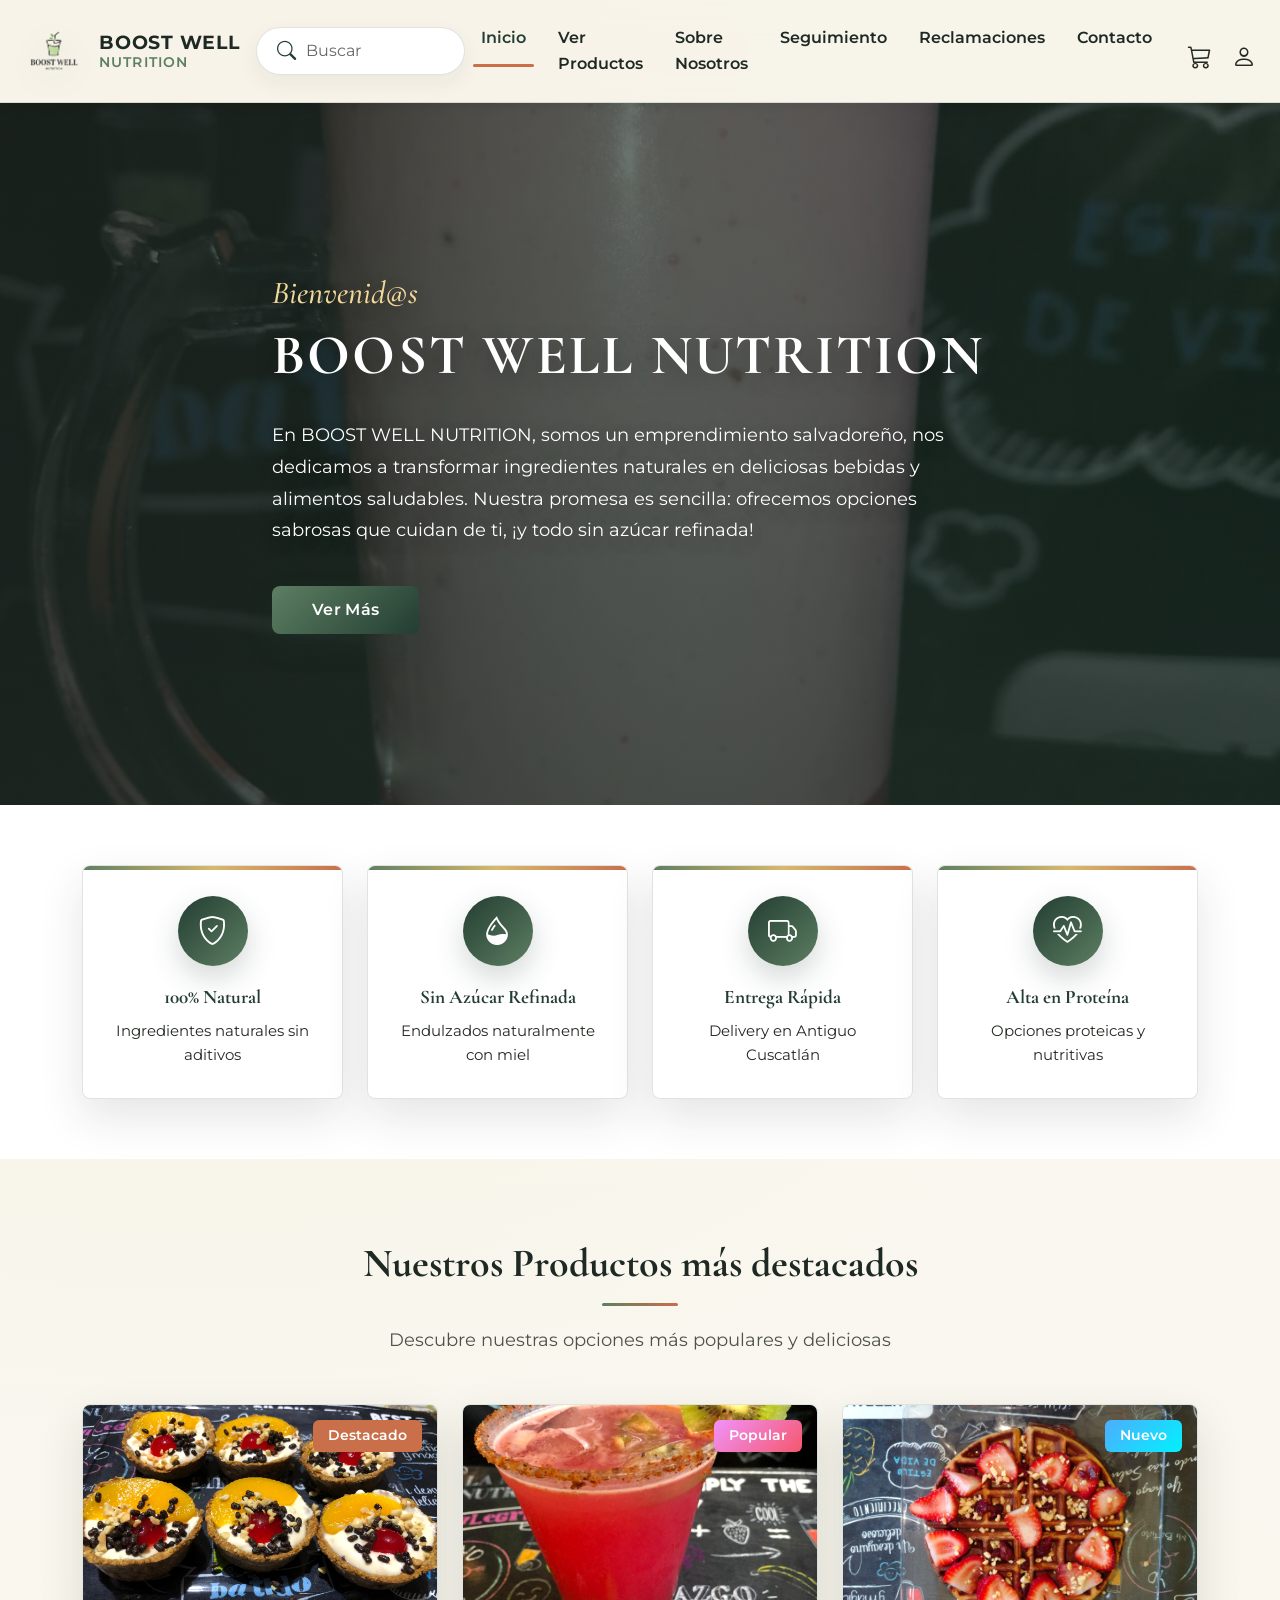
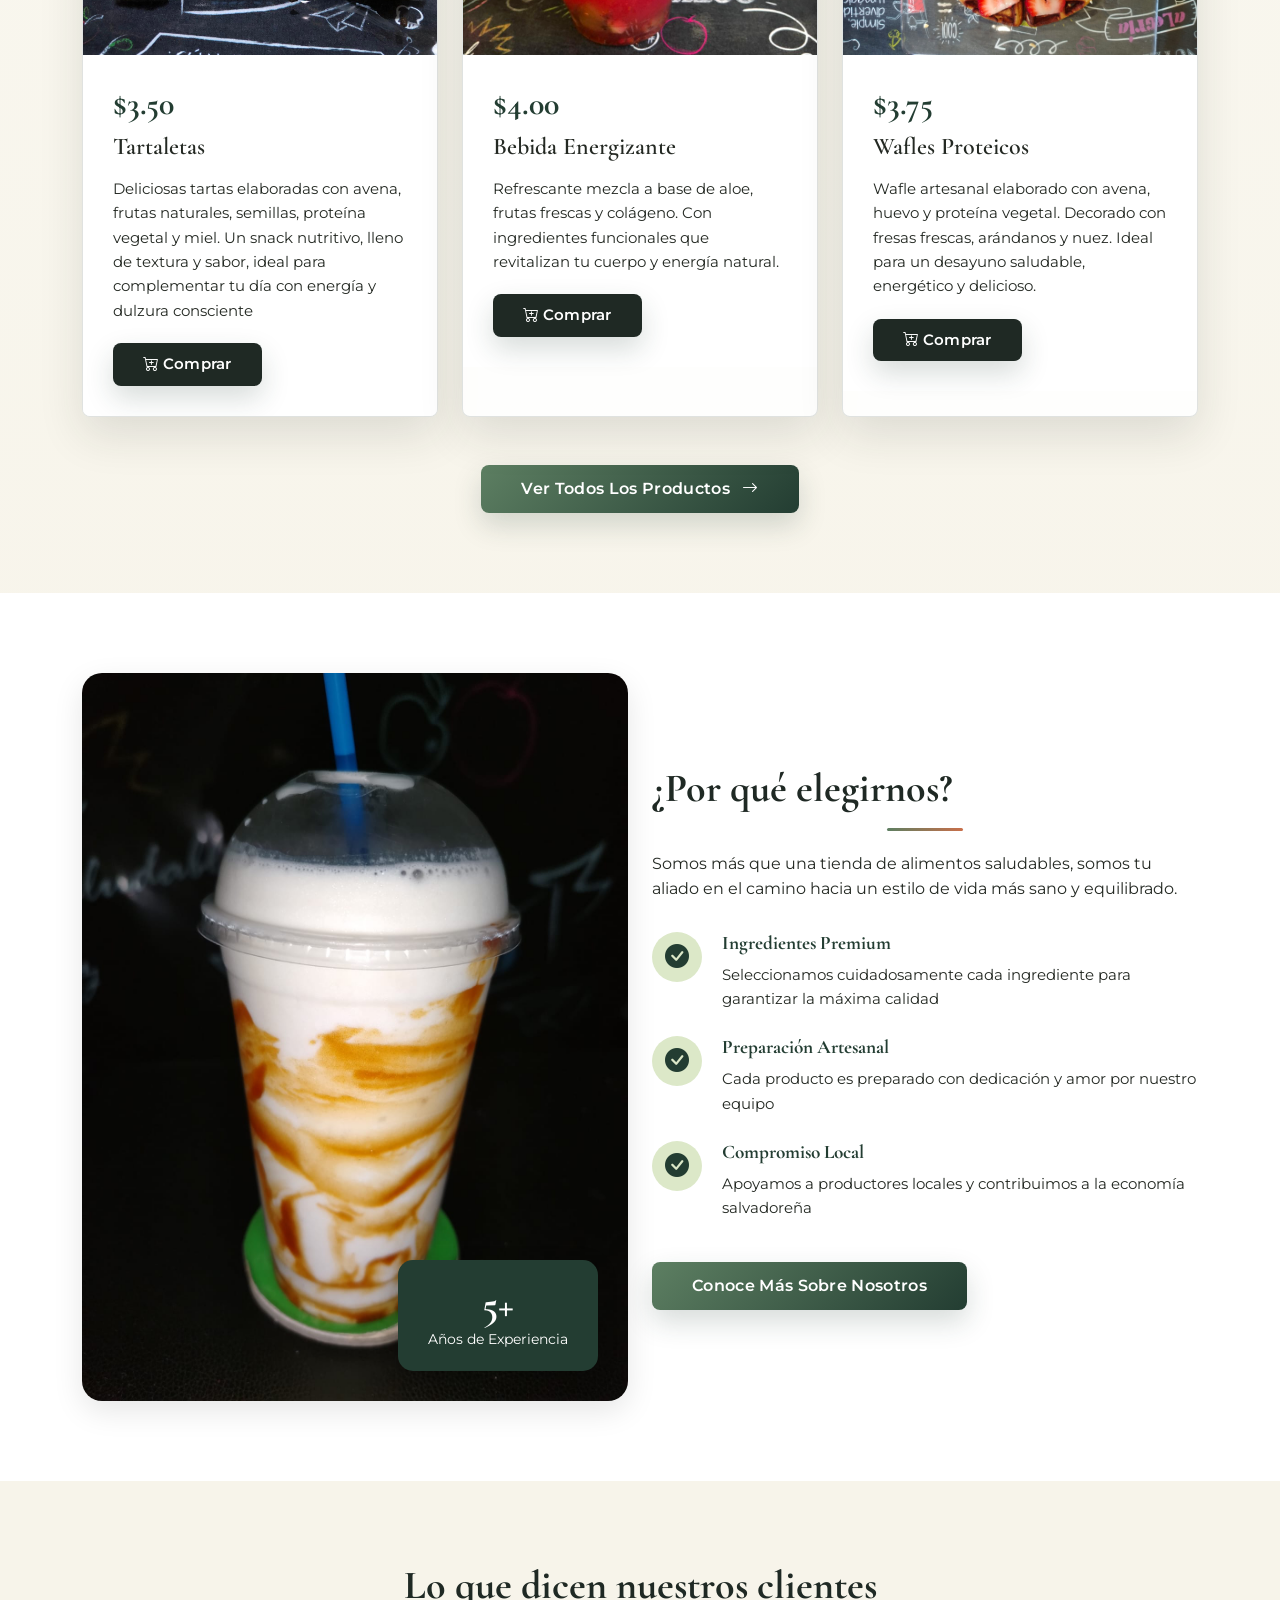
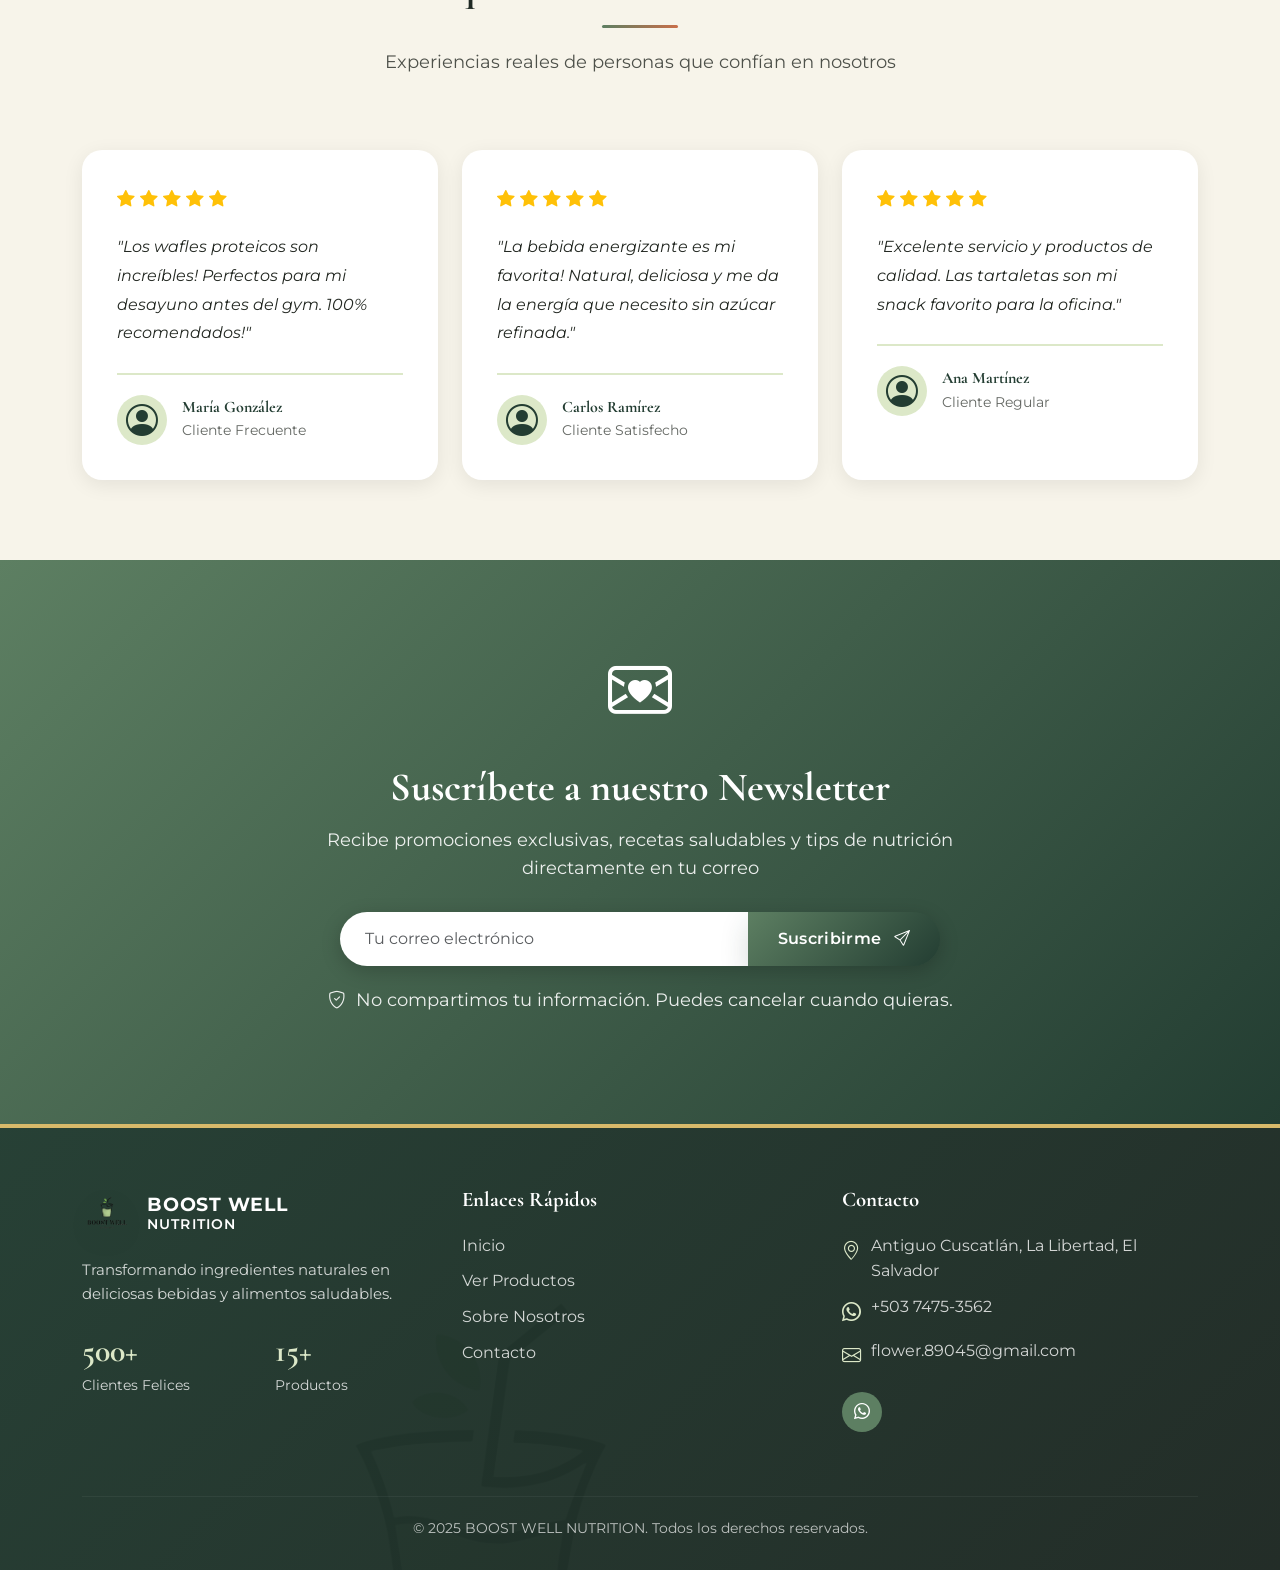
<file: Proyecto/index.html>
<!DOCTYPE html>
<html lang="es">
<head>
    <meta charset="UTF-8">
    <meta http-equiv="X-UA-Compatible" content="IE=edge">
    <meta name="viewport" content="width=device-width, initial-scale=1.0">
    <meta name="description" content="BOOST WELL NUTRITION - Alimentos saludables y bebidas naturales en El Salvador">
    <title>BOOST WELL NUTRITION - Inicio | Alimentos Saludables</title>
    
    <!-- Icono de la página -->
    <link rel="icon" type="image/png" href="img/LOGO-sin fondo.png">
    
    <!-- Polyfills para navegadores antiguos -->
    <script nomodule src="https://cdn.jsdelivr.net/npm/core-js-bundle@3.31.0/minified.js"></script>
    <script nomodule src="https://cdn.jsdelivr.net/npm/regenerator-runtime@0.13.11/runtime.min.js"></script>
    
    <!-- CSS de Bootstrap -->
    <link href="https://cdn.jsdelivr.net/npm/bootstrap@5.3.2/dist/css/bootstrap.min.css" rel="stylesheet">
    
    <!-- Iconos de Bootstrap -->
    <link rel="stylesheet" href="https://cdn.jsdelivr.net/npm/bootstrap-icons@1.11.1/font/bootstrap-icons.css">
    
    <!-- Fuentes de Google -->
    <link href="https://fonts.googleapis.com/css2?family=Cormorant+Garamond:wght@400;500;600;700&family=Montserrat:wght@300;400;500;600;700&display=swap" rel="stylesheet">
    
    <!-- CSS personalizado -->
    <link rel="stylesheet" href="css/Styles.css">
    
    <!--[if lt IE 9]>
        <script src="https://oss.maxcdn.com/html5shiv/3.7.3/html5shiv.min.js"></script>
        <script src="https://oss.maxcdn.com/respond/1.4.2/respond.min.js"></script>
    <![endif]-->
</head>
<body>
    <!-- Alerta para navegadores muy antiguos -->
    <noscript>
        <div style="background: #fff3cd; padding: 15px; text-align: center; border-bottom: 2px solid #ffc107;">
            <strong>⚠️ JavaScript está deshabilitado.</strong> Por favor, habilita JavaScript para usar todas las funcionalidades del sitio.
        </div>
    </noscript>
    
    <!-- Navegación -->
    <nav class="navbar navbar-expand-lg navbar-light">
        <div class="container-fluid px-4">
            <a class="navbar-brand d-flex align-items-center" href="index.html">
                <img src="img/LOGO-sin fondo.png" alt="BOOST WELL NUTRITION Logo" class="logo-image">
                <div class="brand-text">
                    <span class="brand-name">BOOST WELL</span>
                    <span class="brand-subtitle">NUTRITION</span>
                </div>
            </a>
            
            <button class="navbar-toggler" type="button" data-bs-toggle="collapse" data-bs-target="#navbarNav">
                <span class="navbar-toggler-icon"></span>
            </button>
            
            <div class="collapse navbar-collapse" id="navbarNav">
                <div class="search-box mx-auto">
                    <i class="bi bi-search"></i>
                    <input type="text" placeholder="Buscar">
                </div>
                
                <ul class="navbar-nav ms-auto">
                    <li class="nav-item">
                        <a class="nav-link active" href="index.html">Inicio</a>
                    </li>
                    <li class="nav-item">
                        <a class="nav-link" href="productos.html">Ver Productos</a>
                    </li>
                    <li class="nav-item">
                        <a class="nav-link" href="sobre-nosotros.html">Sobre Nosotros</a>
                    </li>
                    <li class="nav-item">
                        <a class="nav-link" href="seguimiento.html">Seguimiento</a>
                    </li>
                    <li class="nav-item">
                        <a class="nav-link" href="reclamaciones.html">Reclamaciones</a>
                    </li>
                    <li class="nav-item">
                        <a class="nav-link" href="Contacto.html">Contacto</a>
                    </li>
                </ul>
                
                <div class="nav-icons">
                    <a href="carrito.html" class="icon-link">
                        <i class="bi bi-cart3"></i>
                        <span class="cart-badge" id="cartCount">0</span>
                    </a>
                    <a href="cuenta.html" class="icon-link">
                        <i class="bi bi-person"></i>
                    </a>
                </div>
            </div>
        </div>
    </nav>

    <!-- Sección principal -->
    <section class="hero-section">
        <div class="container">
            <div class="row align-items-center justify-content-center min-vh-80">
                <div class="col-lg-8">
                    <div class="hero-card">
                        <h1 class="hero-welcome">Bienvenid@s</h1>
                        <h2 class="hero-title">BOOST WELL NUTRITION</h2>
                        <p class="hero-description">
                            En BOOST WELL NUTRITION, somos un emprendimiento salvadoreño, nos dedicamos a 
                            transformar ingredientes naturales en deliciosas bebidas y alimentos saludables. 
                            Nuestra promesa es sencilla: ofrecemos opciones sabrosas que cuidan de ti, 
                            ¡y todo sin azúcar refinada!
                        </p>
                        <a href="productos.html" class="btn btn-primary-custom">Ver Más</a>
                    </div>
                </div>
            </div>
        </div>
    </section>

    <!-- Sección de beneficios -->
    <section class="benefits-section">
        <div class="container">
            <div class="row g-4">
                <div class="col-lg-3 col-md-6">
                    <div class="benefit-card">
                        <div class="benefit-icon">
                            <i class="bi bi-shield-check"></i>
                        </div>
                        <h4>100% Natural</h4>
                        <p>Ingredientes naturales sin aditivos</p>
                    </div>
                </div>
                <div class="col-lg-3 col-md-6">
                    <div class="benefit-card">
                        <div class="benefit-icon">
                            <i class="bi bi-droplet-half"></i>
                        </div>
                        <h4>Sin Azúcar Refinada</h4>
                        <p>Endulzados naturalmente con miel</p>
                    </div>
                </div>
                <div class="col-lg-3 col-md-6">
                    <div class="benefit-card">
                        <div class="benefit-icon">
                            <i class="bi bi-truck"></i>
                        </div>
                        <h4>Entrega Rápida</h4>
                        <p>Delivery en Antiguo Cuscatlán</p>
                    </div>
                </div>
                <div class="col-lg-3 col-md-6">
                    <div class="benefit-card">
                        <div class="benefit-icon">
                            <i class="bi bi-heart-pulse"></i>
                        </div>
                        <h4>Alta en Proteína</h4>
                        <p>Opciones proteicas y nutritivas</p>
                    </div>
                </div>
            </div>
        </div>
    </section>

    <!-- Sección de productos destacados -->
    <section class="featured-section">
        <div class="container">
            <h2 class="section-title">Nuestros Productos más destacados</h2>
            <p class="section-subtitle">Descubre nuestras opciones más populares y deliciosas</p>
            
            <div class="row g-4">
                <!-- Product 1 -->
                <div class="col-lg-4 col-md-6">
                    <div class="product-card">
                        <div class="product-image">
                            <img src="img/Mini Tartas Proteicas.jpeg" alt="Tartaletas" loading="lazy">
                            <span class="product-badge">Destacado</span>
                        </div>
                        <div class="product-info">
                            <h3 class="product-price">$3.50</h3>
                            <h4 class="product-name">Tartaletas</h4>
                            <p class="product-description">
                                Deliciosas tartas elaboradas con avena, frutas naturales, semillas, proteína 
                                vegetal y miel. Un snack nutritivo, lleno de textura y sabor, ideal para 
                                complementar tu día con energía y dulzura consciente
                            </p>
                            <button class="btn btn-secondary-custom" onclick="addToCart('Tartaletas', 3.50, 'img/Mini Tartas Proteicas.jpeg')">
                                <i class="bi bi-cart-plus"></i> Comprar
                            </button>
                        </div>
                    </div>
                </div>
                
                <!-- Product 2 -->
                <div class="col-lg-4 col-md-6">
                    <div class="product-card">
                        <div class="product-image">
                            <img src="img/Bebida Energizante.jpeg" alt="Bebida Energizante" loading="lazy">
                            <span class="product-badge popular">Popular</span>
                        </div>
                        <div class="product-info">
                            <h3 class="product-price">$4.00</h3>
                            <h4 class="product-name">Bebida Energizante</h4>
                            <p class="product-description">
                                Refrescante mezcla a base de aloe, frutas frescas y colágeno. Con ingredientes 
                                funcionales que revitalizan tu cuerpo y energía natural.
                            </p>
                            <button class="btn btn-secondary-custom" onclick="addToCart('Bebida Energizante', 4.00, 'img/Bebida Energizante.jpeg')">
                                <i class="bi bi-cart-plus"></i> Comprar
                            </button>
                        </div>
                    </div>
                </div>
                
                <!-- Product 3 -->
                <div class="col-lg-4 col-md-6">
                    <div class="product-card">
                        <div class="product-image">
                            <img src="img/Wafles.jpeg" alt="Wafles Proteicos" loading="lazy">
                            <span class="product-badge new">Nuevo</span>
                        </div>
                        <div class="product-info">
                            <h3 class="product-price">$3.75</h3>
                            <h4 class="product-name">Wafles Proteicos</h4>
                            <p class="product-description">
                                Wafle artesanal elaborado con avena, huevo y proteína vegetal. Decorado con 
                                fresas frescas, arándanos y nuez. Ideal para un desayuno saludable, energético y 
                                delicioso.
                            </p>
                            <button class="btn btn-secondary-custom" onclick="addToCart('Wafles Proteicos', 3.75, 'img/Wafles.jpeg')">
                                <i class="bi bi-cart-plus"></i> Comprar
                            </button>
                        </div>
                    </div>
                </div>
            </div>
            
            <div class="text-center mt-5">
                <a href="productos.html" class="btn btn-primary-custom btn-lg">
                    Ver Todos Los Productos
                    <i class="bi bi-arrow-right ms-2"></i>
                </a>
            </div>
        </div>
    </section>

    <!-- Sección ¿Por qué elegirnos? -->
    <section class="why-choose-section">
        <div class="container">
            <div class="row align-items-center">
                <div class="col-lg-6 mb-4 mb-lg-0">
                    <div class="why-choose-image">
                        <img src="img/Shake Proteico.jpeg" alt="Productos Saludables" class="img-fluid rounded-custom">
                        <div class="image-badge">
                            <h3>5+</h3>
                            <p>Años de Experiencia</p>
                        </div>
                    </div>
                </div>
                <div class="col-lg-6">
                    <div class="why-choose-content">
                        <h2 class="section-title text-start">¿Por qué elegirnos?</h2>
                        <p class="section-description text-start">
                            Somos más que una tienda de alimentos saludables, somos tu aliado en el camino hacia 
                            un estilo de vida más sano y equilibrado.
                        </p>
                        
                        <div class="features-list">
                            <div class="feature-item">
                                <div class="feature-icon">
                                    <i class="bi bi-check-circle-fill"></i>
                                </div>
                                <div class="feature-text">
                                    <h5>Ingredientes Premium</h5>
                                    <p>Seleccionamos cuidadosamente cada ingrediente para garantizar la máxima calidad</p>
                                </div>
                            </div>
                            
                            <div class="feature-item">
                                <div class="feature-icon">
                                    <i class="bi bi-check-circle-fill"></i>
                                </div>
                                <div class="feature-text">
                                    <h5>Preparación Artesanal</h5>
                                    <p>Cada producto es preparado con dedicación y amor por nuestro equipo</p>
                                </div>
                            </div>
                            
                            <div class="feature-item">
                                <div class="feature-icon">
                                    <i class="bi bi-check-circle-fill"></i>
                                </div>
                                <div class="feature-text">
                                    <h5>Compromiso Local</h5>
                                    <p>Apoyamos a productores locales y contribuimos a la economía salvadoreña</p>
                                </div>
                            </div>
                        </div>
                        
                        <a href="sobre-nosotros.html" class="btn btn-primary-custom mt-3">
                            Conoce Más Sobre Nosotros
                        </a>
                    </div>
                </div>
            </div>
        </div>
    </section>

    <!-- Sección de testimonios -->
    <section class="testimonials-section">
        <div class="container">
            <h2 class="section-title">Lo que dicen nuestros clientes</h2>
            <p class="section-subtitle">Experiencias reales de personas que confían en nosotros</p>
            
            <div class="row g-4 mt-4">
                <div class="col-lg-4 col-md-6">
                    <div class="testimonial-card">
                        <div class="stars">
                            <i class="bi bi-star-fill"></i>
                            <i class="bi bi-star-fill"></i>
                            <i class="bi bi-star-fill"></i>
                            <i class="bi bi-star-fill"></i>
                            <i class="bi bi-star-fill"></i>
                        </div>
                        <p class="testimonial-text">
                            "Los wafles proteicos son increíbles! Perfectos para mi desayuno antes del gym. 
                            100% recomendados!"
                        </p>
                        <div class="testimonial-author">
                            <div class="author-avatar">
                                <i class="bi bi-person-circle"></i>
                            </div>
                            <div class="author-info">
                                <h5>María González</h5>
                                <p>Cliente Frecuente</p>
                            </div>
                        </div>
                    </div>
                </div>
                
                <div class="col-lg-4 col-md-6">
                    <div class="testimonial-card">
                        <div class="stars">
                            <i class="bi bi-star-fill"></i>
                            <i class="bi bi-star-fill"></i>
                            <i class="bi bi-star-fill"></i>
                            <i class="bi bi-star-fill"></i>
                            <i class="bi bi-star-fill"></i>
                        </div>
                        <p class="testimonial-text">
                            "La bebida energizante es mi favorita! Natural, deliciosa y me da la energía 
                            que necesito sin azúcar refinada."
                        </p>
                        <div class="testimonial-author">
                            <div class="author-avatar">
                                <i class="bi bi-person-circle"></i>
                            </div>
                            <div class="author-info">
                                <h5>Carlos Ramírez</h5>
                                <p>Cliente Satisfecho</p>
                            </div>
                        </div>
                    </div>
                </div>
                
                <div class="col-lg-4 col-md-6">
                    <div class="testimonial-card">
                        <div class="stars">
                            <i class="bi bi-star-fill"></i>
                            <i class="bi bi-star-fill"></i>
                            <i class="bi bi-star-fill"></i>
                            <i class="bi bi-star-fill"></i>
                            <i class="bi bi-star-fill"></i>
                        </div>
                        <p class="testimonial-text">
                            "Excelente servicio y productos de calidad. Las tartaletas son mi snack favorito 
                            para la oficina."
                        </p>
                        <div class="testimonial-author">
                            <div class="author-avatar">
                                <i class="bi bi-person-circle"></i>
                            </div>
                            <div class="author-info">
                                <h5>Ana Martínez</h5>
                                <p>Cliente Regular</p>
                            </div>
                        </div>
                    </div>
                </div>
            </div>
        </div>
    </section>

    <!-- Sección de boletín -->
    <section class="newsletter-section">
        <div class="container">
            <div class="row justify-content-center">
                <div class="col-lg-8 text-center">
                    <div class="newsletter-content">
                        <div class="newsletter-icon">
                            <i class="bi bi-envelope-heart"></i>
                        </div>
                        <h2>Suscríbete a nuestro Newsletter</h2>
                        <p>Recibe promociones exclusivas, recetas saludables y tips de nutrición directamente en tu correo</p>
                        
                        <form class="newsletter-form" id="newsletterForm">
                            <div class="input-group">
                                <input type="email" class="form-control" placeholder="Tu correo electrónico" required>
                                <button class="btn btn-primary-custom" type="submit">
                                    Suscribirme
                                    <i class="bi bi-send ms-2"></i>
                                </button>
                            </div>
                        </form>
                        
                        <p class="newsletter-note">
                            <i class="bi bi-shield-check"></i>
                            No compartimos tu información. Puedes cancelar cuando quieras.
                        </p>
                    </div>
                </div>
            </div>
        </div>
    </section>

    <!-- Pie de página -->
    <footer class="footer">
        <div class="container">
            <div class="row">
                <div class="col-md-4 mb-4">
                    <div class="footer-brand">
                        <img src="img/LOGO-sin fondo.png" alt="BOOST WELL NUTRITION Logo" class="footer-logo">
                        <div class="brand-text">
                            <span class="brand-name">BOOST WELL</span>
                            <span class="brand-subtitle">NUTRITION</span>
                        </div>
                    </div>
                    <p class="footer-description">
                        Transformando ingredientes naturales en deliciosas bebidas y alimentos saludables.
                    </p>
                    <div class="footer-stats">
                        <div class="stat-item">
                            <h4>500+</h4>
                            <p>Clientes Felices</p>
                        </div>
                        <div class="stat-item">
                            <h4>15+</h4>
                            <p>Productos</p>
                        </div>
                    </div>
                </div>
                
                <div class="col-md-4 mb-4">
                    <h5 class="footer-title">Enlaces Rápidos</h5>
                    <ul class="footer-links">
                        <li><a href="index.html">Inicio</a></li>
                        <li><a href="productos.html">Ver Productos</a></li>
                        <li><a href="sobre-nosotros.html">Sobre Nosotros</a></li>
                        <li><a href="Contacto.html">Contacto</a></li>
                    </ul>
                </div>
                
                <div class="col-md-4 mb-4">
                    <h5 class="footer-title">Contacto</h5>
                    <ul class="footer-contact">
                        <li><i class="bi bi-geo-alt"></i> Antiguo Cuscatlán, La Libertad, El Salvador</li>
                        <li><i class="bi bi-whatsapp"></i> +503 7475-3562</li>
                        <li><i class="bi bi-envelope"></i> flower.89045@gmail.com</li>
                    </ul>
                    <div class="social-links">
                        <a href="https://wa.me/50374753562" target="_blank" title="Contáctanos por WhatsApp">
                            <i class="bi bi-whatsapp"></i>
                        </a>
                    </div>
                </div>
            </div>
            
            <hr class="footer-divider">
            
            <div class="row">
                <div class="col-12 text-center">
                    <p class="footer-copyright">
                        &copy; 2025 BOOST WELL NUTRITION. Todos los derechos reservados.
                    </p>
                </div>
            </div>
        </div>
    </footer>

    <!-- JavaScript de Bootstrap -->
    <script src="https://cdn.jsdelivr.net/npm/bootstrap@5.3.2/dist/js/bootstrap.bundle.min.js"></script>

    <!-- jQuery -->
    <script src="https://code.jquery.com/jquery-3.7.1.min.js"></script>

    <!-- JavaScript personalizado -->
    <script src="js/script.js"></script>

    <!-- jQuery Enhancements -->
    <script src="js/jquery-enhancements.js"></script>

    <!-- Autenticación local -->
    <script src="js/auth.js"></script>
    
    <!-- Detección de navegador y alerta -->
    <script>
        // Detectar navegadores muy antiguos
        (function() {
            var isOldBrowser = false;
            
            // Detectar IE
            if (navigator.userAgent.indexOf('MSIE') !== -1 || navigator.appVersion.indexOf('Trident/') > -1) {
                isOldBrowser = true;
            }
            
            // Verificar soporte de ES6
            try {
                eval('const test = () => {};');
            } catch(e) {
                isOldBrowser = true;
            }
            
            if (isOldBrowser) {
                var banner = document.createElement('div');
                banner.style.cssText = 'position:fixed;top:0;left:0;right:0;background:#dc3545;color:white;padding:15px;text-align:center;z-index:9999;';
                banner.innerHTML = '<strong>⚠️ Navegador no soportado.</strong> Por favor, actualiza a Chrome, Firefox, Edge o Safari modernos para la mejor experiencia.';
                document.body.insertBefore(banner, document.body.firstChild);
            }
        })();
    </script>
</body>
</html>
</file>
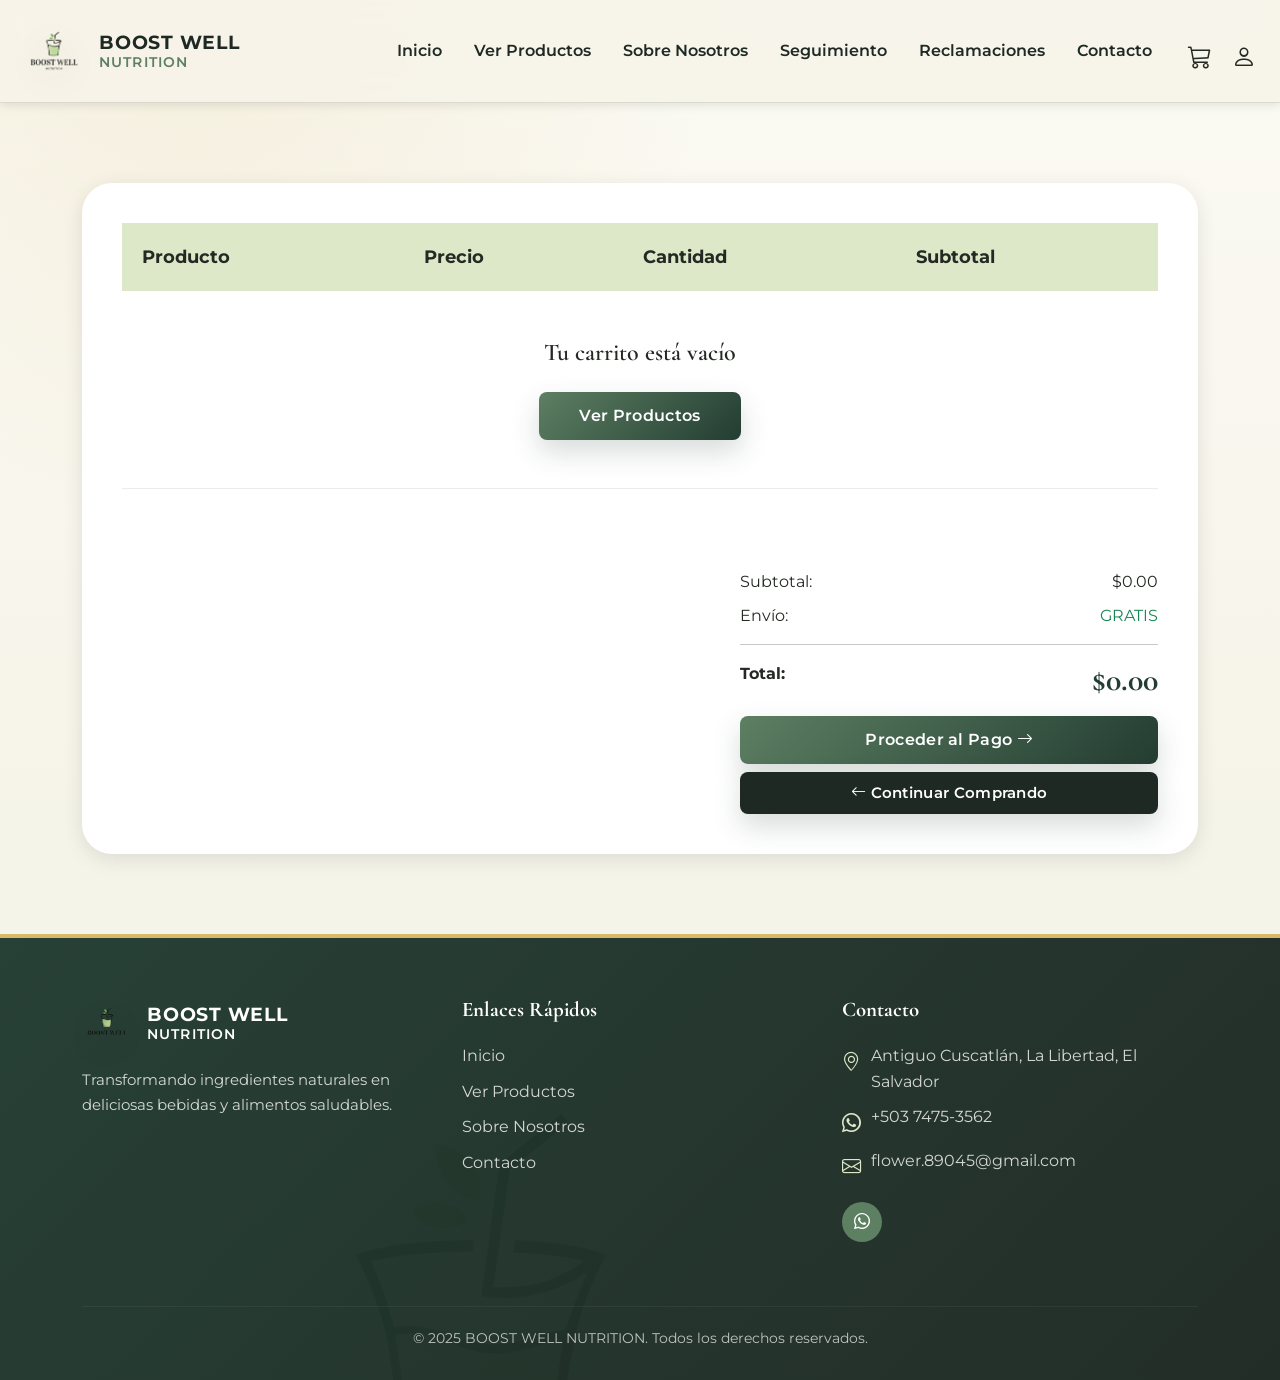
<file: Proyecto/carrito.html>
<!DOCTYPE html>
<html lang="es">
<head>
    <meta charset="UTF-8">
    <meta name="viewport" content="width=device-width, initial-scale=1.0">
    <title>Carrito - BOOST WELL NUTRITION</title>
    
    <!-- CSS de Bootstrap -->
    <link href="https://cdn.jsdelivr.net/npm/bootstrap@5.3.2/dist/css/bootstrap.min.css" rel="stylesheet">
    
    <!-- Iconos de Bootstrap -->
    <link rel="stylesheet" href="https://cdn.jsdelivr.net/npm/bootstrap-icons@1.11.1/font/bootstrap-icons.css">
    
    <!-- Fuentes de Google -->
    <link href="https://fonts.googleapis.com/css2?family=Cormorant+Garamond:wght@400;500;600;700&family=Montserrat:wght@300;400;500;600;700&display=swap" rel="stylesheet">
    
    <!-- CSS personalizado -->
    <link rel="stylesheet" href="css/Styles.css">
</head>
<body>
    
    <!-- Navegación -->
    <nav class="navbar navbar-expand-lg navbar-light">
        <div class="container-fluid px-4">
            <a class="navbar-brand d-flex align-items-center" href="index.html">
                <img src="img/LOGO-sin fondo.png" alt="BOOST WELL NUTRITION Logo" class="logo-image">
                <div class="brand-text">
                    <span class="brand-name">BOOST WELL</span>
                    <span class="brand-subtitle">NUTRITION</span>
                </div>
            </a>
            
            <button class="navbar-toggler" type="button" data-bs-toggle="collapse" data-bs-target="#navbarNav">
                <span class="navbar-toggler-icon"></span>
            </button>
            
            <div class="collapse navbar-collapse" id="navbarNav">
                <ul class="navbar-nav ms-auto">
                    <li class="nav-item">
                        <a class="nav-link" href="index.html">Inicio</a>
                    </li>
                    <li class="nav-item">
                        <a class="nav-link" href="productos.html">Ver Productos</a>
                    </li>
                    <li class="nav-item">
                        <a class="nav-link" href="sobre-nosotros.html">Sobre Nosotros</a>
                    </li>
                    <li class="nav-item">
                        <a class="nav-link" href="seguimiento.html">Seguimiento</a>
                    </li>
                    <li class="nav-item">
                        <a class="nav-link" href="reclamaciones.html">Reclamaciones</a>
                    </li>
                    <li class="nav-item">
                        <a class="nav-link" href="Contacto.html">Contacto</a>
                    </li>
                </ul>
                
                <div class="nav-icons">
                    <a href="carrito.html" class="icon-link">
                        <i class="bi bi-cart3"></i>
                        <span class="cart-badge" id="cartCount">0</span>
                    </a>
                    <a href="cuenta.html" class="icon-link">
                        <i class="bi bi-person"></i>
                    </a>
                </div>
            </div>
        </div>
    </nav>

    <!-- Cart Section -->
    <section class="cart-section">
        <div class="container">
            <div class="cart-content">
                <div class="table-responsive">
                    <table class="cart-table">
                        <thead>
                            <tr>
                                <th>Producto</th>
                                <th>Precio</th>
                                <th>Cantidad</th>
                                <th>Subtotal</th>
                            </tr>
                        </thead>
                        <tbody id="cartItems">
                            <!-- Cart items will be populated by JavaScript -->
                        </tbody>
                    </table>
                </div>
                
                <div class="cart-footer">
                    <div class="row justify-content-end">
                        <div class="col-lg-5 col-md-7">
                            <div class="cart-total">
                                <div class="mb-3">
                                    <div class="d-flex justify-content-between mb-2">
                                        <span>Subtotal:</span>
                                        <span id="cartSubtotal">$0.00</span>
                                    </div>
                                    <div class="d-flex justify-content-between mb-2">
                                        <span>Envío:</span>
                                        <span class="text-success">GRATIS</span>
                                    </div>
                                    <hr>
                                    <div class="d-flex justify-content-between">
                                        <strong>Total:</strong>
                                        <strong><h3 class="total-amount m-0" id="cartTotal">$0.00</h3></strong>
                                    </div>
                                </div>
                                <a href="pago.html" class="btn btn-primary-custom w-100 btn-lg">
                                    Proceder al Pago
                                    <i class="bi bi-arrow-right"></i>
                                </a>
                                <a href="productos.html" class="btn btn-secondary-custom w-100 mt-2">
                                    <i class="bi bi-arrow-left"></i>
                                    Continuar Comprando
                                </a>
                            </div>
                        </div>
                    </div>
                </div>
            </div>
        </div>
    </section>

    <!-- Pie de página -->
    <footer class="footer">
        <div class="container">
            <div class="row">
                <div class="col-md-4 mb-4">
                    <div class="footer-brand">
                        <img src="img/LOGO-sin fondo.png" alt="BOOST WELL NUTRITION Logo" class="footer-logo">
                        <div class="brand-text">
                            <span class="brand-name">BOOST WELL</span>
                            <span class="brand-subtitle">NUTRITION</span>
                        </div>
                    </div>
                    <p class="footer-description">
                        Transformando ingredientes naturales en deliciosas bebidas y alimentos saludables.
                    </p>
                </div>
                
                <div class="col-md-4 mb-4">
                    <h5 class="footer-title">Enlaces Rápidos</h5>
                    <ul class="footer-links">
                        <li><a href="index.html">Inicio</a></li>
                        <li><a href="productos.html">Ver Productos</a></li>
                        <li><a href="sobre-nosotros.html">Sobre Nosotros</a></li>
                        <li><a href="Contacto.html">Contacto</a></li>
                    </ul>
                </div>
                
                <div class="col-md-4 mb-4">
                    <h5 class="footer-title">Contacto</h5>
                    <ul class="footer-contact">
                        <li><i class="bi bi-geo-alt"></i> Antiguo Cuscatlán, La Libertad, El Salvador</li>
                        <li><i class="bi bi-whatsapp"></i> +503 7475-3562</li>
                        <li><i class="bi bi-envelope"></i> flower.89045@gmail.com</li>
                    </ul>
                    <div class="social-links">
                        <a href="https://wa.me/50374753562" target="_blank" title="Contáctanos por WhatsApp">
                            <i class="bi bi-whatsapp"></i>
                        </a>
                    </div>
                </div>
            </div>
            
            <hr class="footer-divider">
            
            <div class="row">
                <div class="col-12 text-center">
                    <p class="footer-copyright">
                        &copy; 2025 BOOST WELL NUTRITION. Todos los derechos reservados.
                    </p>
                </div>
            </div>
        </div>
    </footer>

    <!-- JavaScript de Bootstrap -->
    <script src="https://cdn.jsdelivr.net/npm/bootstrap@5.3.2/dist/js/bootstrap.bundle.min.js"></script>

    <!-- jQuery -->
    <script src="https://code.jquery.com/jquery-3.7.1.min.js"></script>

    <!-- JavaScript personalizado -->
    <script src="js/script.js"></script>

    <!-- jQuery Enhancements -->
    <script src="js/jquery-enhancements.js"></script>

    <!-- Autenticación local -->
    <script src="js/auth.js"></script>
</body>
</html>
</file>
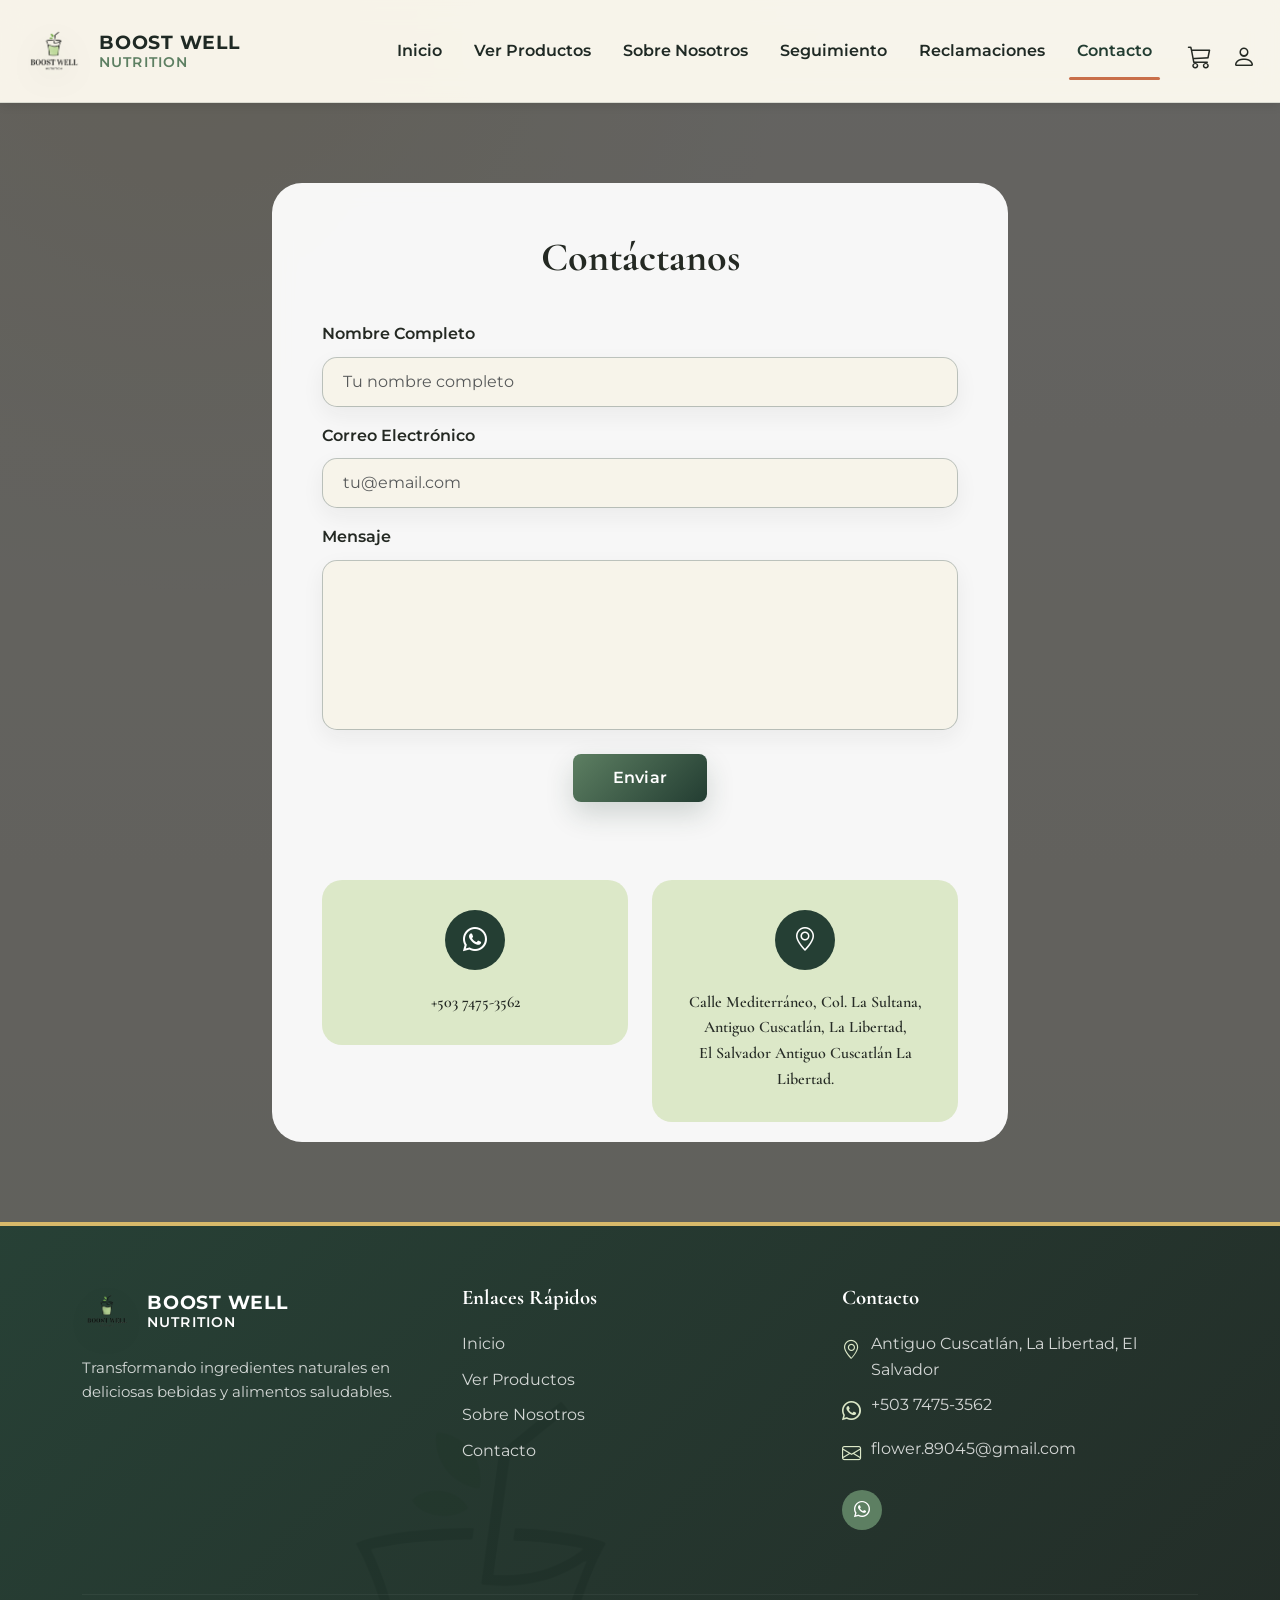
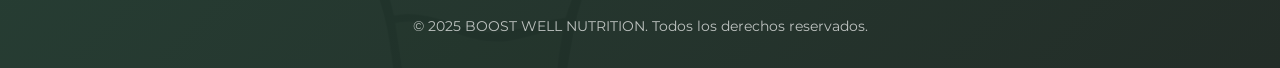
<file: Proyecto/Contacto.html>
<!DOCTYPE html>
<html lang="es">
<head>
    <meta charset="UTF-8">
    <meta name="viewport" content="width=device-width, initial-scale=1.0">
    <title>Contacto - BOOST WELL NUTRITION</title>
    
    <!-- CSS de Bootstrap -->
    <link href="https://cdn.jsdelivr.net/npm/bootstrap@5.3.2/dist/css/bootstrap.min.css" rel="stylesheet">
    
    <!-- Iconos de Bootstrap -->
    <link rel="stylesheet" href="https://cdn.jsdelivr.net/npm/bootstrap-icons@1.11.1/font/bootstrap-icons.css">
    
    <!-- Fuentes de Google -->
    <link href="https://fonts.googleapis.com/css2?family=Cormorant+Garamond:wght@400;500;600;700&family=Montserrat:wght@300;400;500;600;700&display=swap" rel="stylesheet">
    
    <!-- CSS personalizado -->
    <link rel="stylesheet" href="css/Styles.css">
</head>
<body>
    
    <!-- Navegación -->
    <nav class="navbar navbar-expand-lg navbar-light">
        <div class="container-fluid px-4">
            <a class="navbar-brand d-flex align-items-center" href="index.html">
                <img src="img/LOGO-sin fondo.png" alt="BOOST WELL NUTRITION Logo" class="logo-image">
                <div class="brand-text">
                    <span class="brand-name">BOOST WELL</span>
                    <span class="brand-subtitle">NUTRITION</span>
                </div>
            </a>
            
            <button class="navbar-toggler" type="button" data-bs-toggle="collapse" data-bs-target="#navbarNav">
                <span class="navbar-toggler-icon"></span>
            </button>
            
            <div class="collapse navbar-collapse" id="navbarNav">
                <ul class="navbar-nav ms-auto">
                    <li class="nav-item">
                        <a class="nav-link" href="index.html">Inicio</a>
                    </li>
                    <li class="nav-item">
                        <a class="nav-link" href="productos.html">Ver Productos</a>
                    </li>
                    <li class="nav-item">
                        <a class="nav-link" href="sobre-nosotros.html">Sobre Nosotros</a>
                    </li>
                    <li class="nav-item">
                        <a class="nav-link" href="seguimiento.html">Seguimiento</a>
                    </li>
                    <li class="nav-item">
                        <a class="nav-link" href="reclamaciones.html">Reclamaciones</a>
                    </li>
                    <li class="nav-item">
                        <a class="nav-link active" href="Contacto.html">Contacto</a>
                    </li>
                </ul>
                
                <div class="nav-icons">
                    <a href="carrito.html" class="icon-link">
                        <i class="bi bi-cart3"></i>
                        <span class="cart-badge" id="cartCount">0</span>
                    </a>
                    <a href="cuenta.html" class="icon-link">
                        <i class="bi bi-person"></i>
                    </a>
                </div>
            </div>
        </div>
    </nav>

    <!-- Contact Section -->
    <section class="contact-section">
        <div class="container">
            <div class="row justify-content-center">
                <div class="col-lg-8">
                    <div class="contact-card">
                        <h2 class="contact-title">Contáctanos</h2>
                        
                        <form class="contact-form" id="contactForm">
                            <div class="mb-3">
                                <label class="form-label">Nombre Completo</label>
                                <input type="text" class="form-control" placeholder="Tu nombre completo" required>
                            </div>
                            
                            <div class="mb-3">
                                <label class="form-label">Correo Electrónico</label>
                                <input type="email" class="form-control" placeholder="tu@email.com" required>
                            </div>
                            
                            <div class="mb-4">
                                <label class="form-label">Mensaje</label>
                                <textarea class="form-control contact-textarea" rows="6" required></textarea>
                            </div>
                            
                            <div class="text-center">
                                <button type="submit" class="btn btn-primary-custom">Enviar</button>
                            </div>
                        </form>
                        
                        <div class="row g-4 mt-4">
                            <div class="col-md-6">
                                <div class="contact-info-box">
                                    <div class="contact-icon">
                                        <i class="bi bi-whatsapp"></i>
                                    </div>
                                    <h4 class="contact-info-text">+503 7475-3562</h4>
                                </div>
                            </div>
                            
                            <div class="col-md-6">
                                <div class="contact-info-box">
                                    <div class="contact-icon">
                                        <i class="bi bi-geo-alt"></i>
                                    </div>
                                    <h4 class="contact-info-text">
                                        Calle Mediterráneo, Col. La Sultana,<br>
                                        Antiguo Cuscatlán, La Libertad,<br>
                                        El Salvador Antiguo Cuscatlán La Libertad.
                                    </h4>
                                </div>
                            </div>
                        </div>
                    </div>
                </div>
            </div>
        </div>
    </section>

    <!-- Pie de página -->
    <footer class="footer">
        <div class="container">
            <div class="row">
                <div class="col-md-4 mb-4">
                    <div class="footer-brand">
                        <img src="img/LOGO-sin fondo.png" alt="BOOST WELL NUTRITION Logo" class="footer-logo">
                        <div class="brand-text">
                            <span class="brand-name">BOOST WELL</span>
                            <span class="brand-subtitle">NUTRITION</span>
                        </div>
                    </div>
                    <p class="footer-description">
                        Transformando ingredientes naturales en deliciosas bebidas y alimentos saludables.
                    </p>
                </div>
                
                <div class="col-md-4 mb-4">
                    <h5 class="footer-title">Enlaces Rápidos</h5>
                    <ul class="footer-links">
                        <li><a href="index.html">Inicio</a></li>
                        <li><a href="productos.html">Ver Productos</a></li>
                        <li><a href="sobre-nosotros.html">Sobre Nosotros</a></li>
                        <li><a href="Contacto.html">Contacto</a></li>
                    </ul>
                </div>
                
                <div class="col-md-4 mb-4">
                    <h5 class="footer-title">Contacto</h5>
                    <ul class="footer-contact">
                        <li><i class="bi bi-geo-alt"></i> Antiguo Cuscatlán, La Libertad, El Salvador</li>
                        <li><i class="bi bi-whatsapp"></i> +503 7475-3562</li>
                        <li><i class="bi bi-envelope"></i> flower.89045@gmail.com</li>
                    </ul>
                    <div class="social-links">
                        <a href="https://wa.me/50374753562" target="_blank" title="Contáctanos por WhatsApp">
                            <i class="bi bi-whatsapp"></i>
                        </a>
                    </div>
                </div>
            </div>
            
            <hr class="footer-divider">
            
            <div class="row">
                <div class="col-12 text-center">
                    <p class="footer-copyright">
                        &copy; 2025 BOOST WELL NUTRITION. Todos los derechos reservados.
                    </p>
                </div>
            </div>
        </div>
    </footer>

    <!-- JavaScript de Bootstrap -->
    <script src="https://cdn.jsdelivr.net/npm/bootstrap@5.3.2/dist/js/bootstrap.bundle.min.js"></script>

    <!-- jQuery -->
    <script src="https://code.jquery.com/jquery-3.7.1.min.js"></script>

    <!-- JavaScript personalizado -->
    <script src="js/script.js"></script>

    <!-- jQuery Enhancements -->
    <script src="js/jquery-enhancements.js"></script>

    <!-- Autenticación local -->
    <script src="js/auth.js"></script>
</body>
</html>
</file>
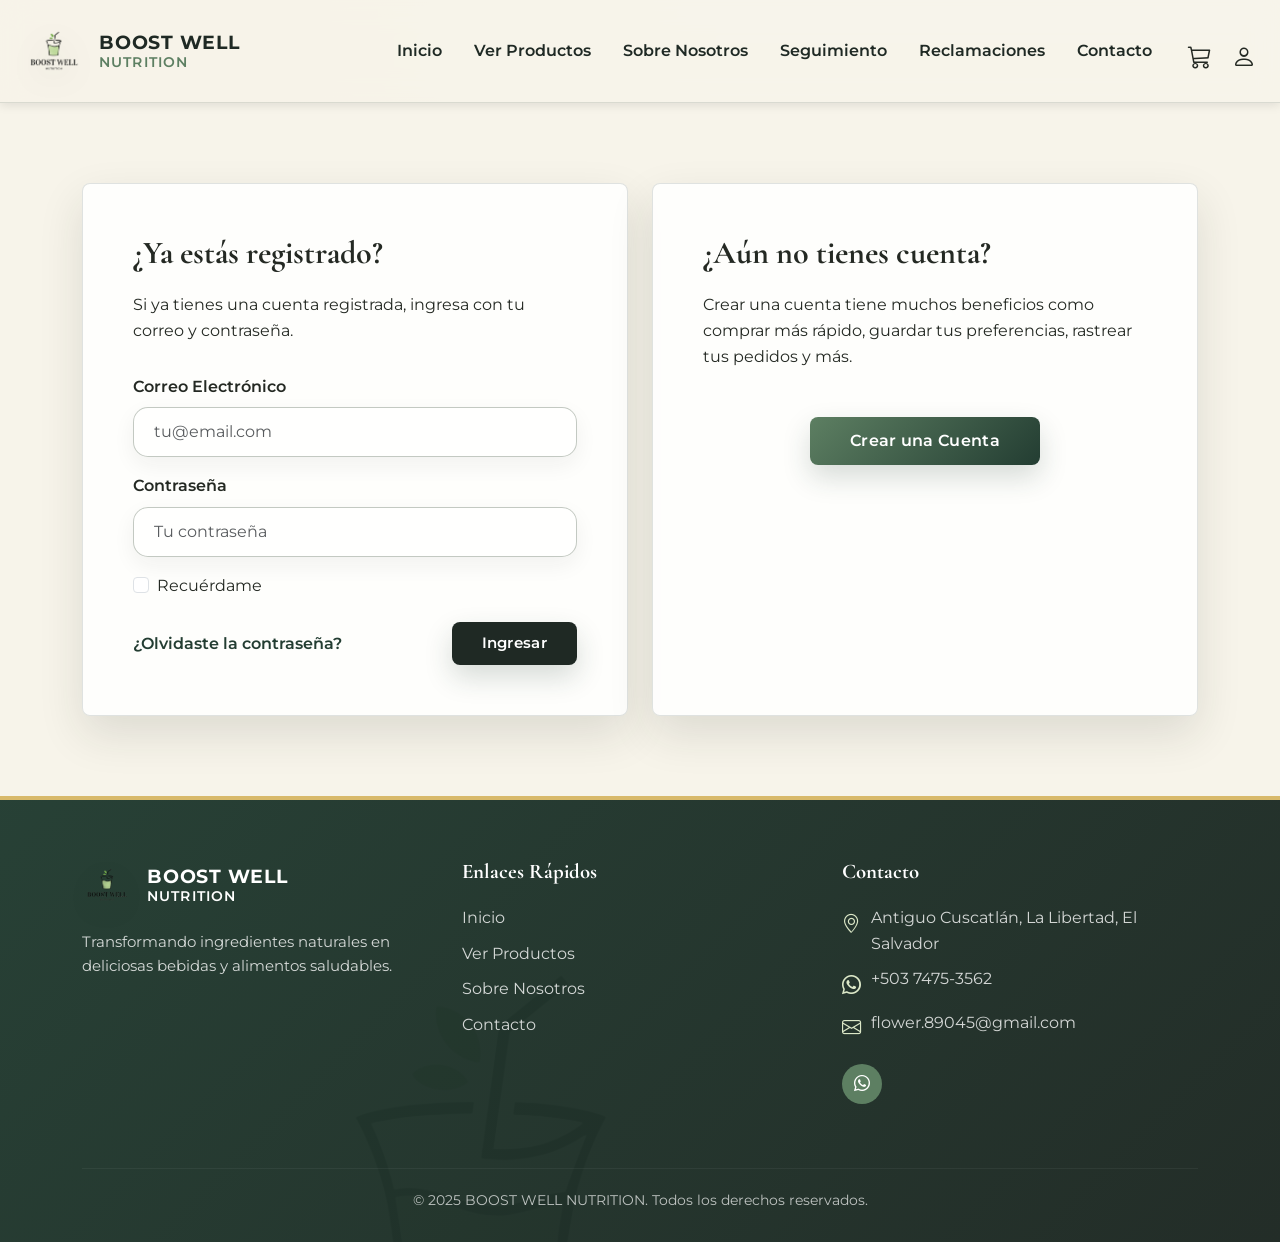
<file: Proyecto/cuenta.html>
<!DOCTYPE html>
<html lang="es">
<head>
    <meta charset="UTF-8">
    <meta name="viewport" content="width=device-width, initial-scale=1.0">
    <title>Cuenta - BOOST WELL NUTRITION</title>
    
    <!-- CSS de Bootstrap -->
    <link href="https://cdn.jsdelivr.net/npm/bootstrap@5.3.2/dist/css/bootstrap.min.css" rel="stylesheet">
    
    <!-- Iconos de Bootstrap -->
    <link rel="stylesheet" href="https://cdn.jsdelivr.net/npm/bootstrap-icons@1.11.1/font/bootstrap-icons.css">
    
    <!-- Fuentes de Google -->
    <link href="https://fonts.googleapis.com/css2?family=Cormorant+Garamond:wght@400;500;600;700&family=Montserrat:wght@300;400;500;600;700&display=swap" rel="stylesheet">
    
    <!-- CSS personalizado -->
    <link rel="stylesheet" href="css/Styles.css">
</head>
<body>
    
    <!-- Navegación -->
    <nav class="navbar navbar-expand-lg navbar-light">
        <div class="container-fluid px-4">
            <a class="navbar-brand d-flex align-items-center" href="index.html">
                <img src="img/LOGO-sin fondo.png" alt="BOOST WELL NUTRITION Logo" class="logo-image">
                <div class="brand-text">
                    <span class="brand-name">BOOST WELL</span>
                    <span class="brand-subtitle">NUTRITION</span>
                </div>
            </a>
            
            <button class="navbar-toggler" type="button" data-bs-toggle="collapse" data-bs-target="#navbarNav">
                <span class="navbar-toggler-icon"></span>
            </button>
            
            <div class="collapse navbar-collapse" id="navbarNav">
                <ul class="navbar-nav ms-auto">
                    <li class="nav-item">
                        <a class="nav-link" href="index.html">Inicio</a>
                    </li>
                    <li class="nav-item">
                        <a class="nav-link" href="productos.html">Ver Productos</a>
                    </li>
                    <li class="nav-item">
                        <a class="nav-link" href="sobre-nosotros.html">Sobre Nosotros</a>
                    </li>
                    <li class="nav-item">
                        <a class="nav-link" href="seguimiento.html">Seguimiento</a>
                    </li>
                    <li class="nav-item">
                        <a class="nav-link" href="reclamaciones.html">Reclamaciones</a>
                    </li>
                    <li class="nav-item">
                        <a class="nav-link" href="Contacto.html">Contacto</a>
                    </li>
                </ul>
                
                <div class="nav-icons">
                    <a href="carrito.html" class="icon-link">
                        <i class="bi bi-cart3"></i>
                        <span class="cart-badge" id="cartCount">0</span>
                    </a>
                    <a href="cuenta.html" class="icon-link">
                        <i class="bi bi-person"></i>
                    </a>
                </div>
            </div>
        </div>
    </nav>

    <!-- Account Section -->
    <section class="account-section">
        <div id="loginSection">
            <div class="container">
                <div class="row g-4">
                    <div class="col-lg-6">
                        <div class="account-card">
                            <h2 class="account-title">¿Ya estás registrado?</h2>
                            <p class="account-description">
                                Si ya tienes una cuenta registrada, ingresa con tu correo y contraseña.
                            </p>
                            
                            <form class="account-form" id="loginForm" onsubmit="iniciarSesion(event)">
                                <div class="mb-3">
                                    <label class="form-label">Correo Electrónico</label>
                                    <input type="email" class="form-control" id="loginEmail" placeholder="tu@email.com" required>
                                </div>
                                
                                <div class="mb-3">
                                    <label class="form-label">Contraseña</label>
                                    <input type="password" class="form-control" id="loginPassword" placeholder="Tu contraseña" required>
                                </div>
                                
                                <div class="form-check mb-4">
                                    <input class="form-check-input" type="checkbox" id="rememberMe">
                                    <label class="form-check-label" for="rememberMe">
                                        Recuérdame
                                    </label>
                                </div>
                                
                                <div class="d-flex justify-content-between align-items-center">
                                    <a href="#" class="forgot-link">¿Olvidaste la contraseña?</a>
                                    <button type="submit" class="btn btn-secondary-custom">Ingresar</button>
                                </div>
                            </form>
                        </div>
                    </div>
                    
                    <div class="col-lg-6">
                        <div class="account-card">
                            <h2 class="account-title">¿Aún no tienes cuenta?</h2>
                            <p class="account-description">
                                Crear una cuenta tiene muchos beneficios como comprar más rápido, guardar tus preferencias, 
                                rastrear tus pedidos y más.
                            </p>
                            
                            <div class="text-center mt-5">
                                <a href="registro.html" class="btn btn-primary-custom">Crear una Cuenta</a>
                            </div>
                        </div>
                    </div>
                </div>
            </div>
        </div>

        <!-- Perfil del usuario (se muestra cuando está logueado) -->
        <div id="profileSection" style="display: none;"></div>
    </section>

    <!-- Pie de página -->
    <footer class="footer">
        <div class="container">
            <div class="row">
                <div class="col-md-4 mb-4">
                    <div class="footer-brand">
                        <img src="img/LOGO-sin fondo.png" alt="BOOST WELL NUTRITION Logo" class="footer-logo">
                        <div class="brand-text">
                            <span class="brand-name">BOOST WELL</span>
                            <span class="brand-subtitle">NUTRITION</span>
                        </div>
                    </div>
                    <p class="footer-description">
                        Transformando ingredientes naturales en deliciosas bebidas y alimentos saludables.
                    </p>
                </div>
                
                <div class="col-md-4 mb-4">
                    <h5 class="footer-title">Enlaces Rápidos</h5>
                    <ul class="footer-links">
                        <li><a href="index.html">Inicio</a></li>
                        <li><a href="productos.html">Ver Productos</a></li>
                        <li><a href="sobre-nosotros.html">Sobre Nosotros</a></li>
                        <li><a href="Contacto.html">Contacto</a></li>
                    </ul>
                </div>
                
                <div class="col-md-4 mb-4">
                    <h5 class="footer-title">Contacto</h5>
                    <ul class="footer-contact">
                        <li><i class="bi bi-geo-alt"></i> Antiguo Cuscatlán, La Libertad, El Salvador</li>
                        <li><i class="bi bi-whatsapp"></i> +503 7475-3562</li>
                        <li><i class="bi bi-envelope"></i> flower.89045@gmail.com</li>
                    </ul>
                    <div class="social-links">
                        <a href="https://wa.me/50374753562" target="_blank" title="Contáctanos por WhatsApp">
                            <i class="bi bi-whatsapp"></i>
                        </a>
                    </div>
                </div>
            </div>
            
            <hr class="footer-divider">
            
            <div class="row">
                <div class="col-12 text-center">
                    <p class="footer-copyright">
                        &copy; 2025 BOOST WELL NUTRITION. Todos los derechos reservados.
                    </p>
                </div>
            </div>
        </div>
    </footer>

    <!-- JavaScript de Bootstrap -->
    <script src="https://cdn.jsdelivr.net/npm/bootstrap@5.3.2/dist/js/bootstrap.bundle.min.js"></script>

    <!-- jQuery -->
    <script src="https://code.jquery.com/jquery-3.7.1.min.js"></script>

    <!-- JavaScript personalizado -->
    <script src="js/script.js"></script>

    <!-- jQuery Enhancements -->
    <script src="js/jquery-enhancements.js"></script>

    <!-- Autenticación local -->
    <script src="js/auth.js"></script>
</body>
</html>
</file>
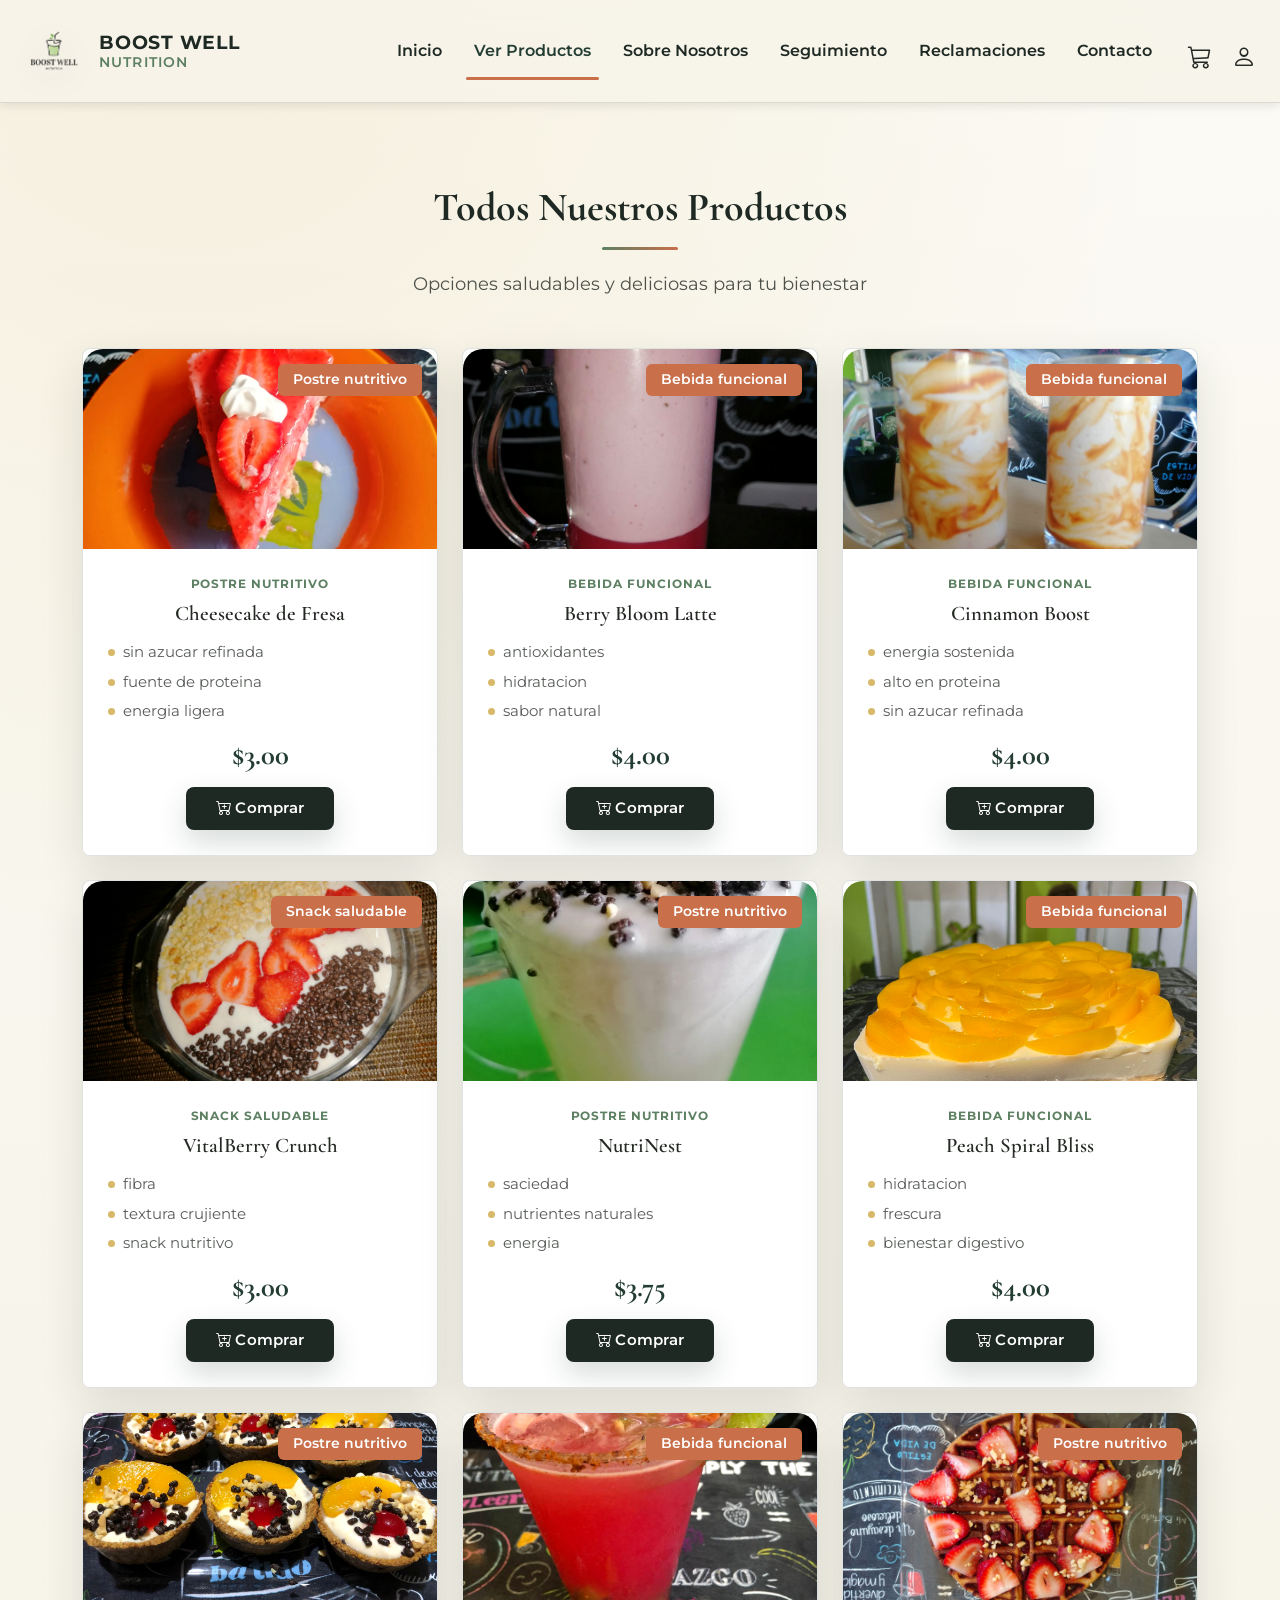
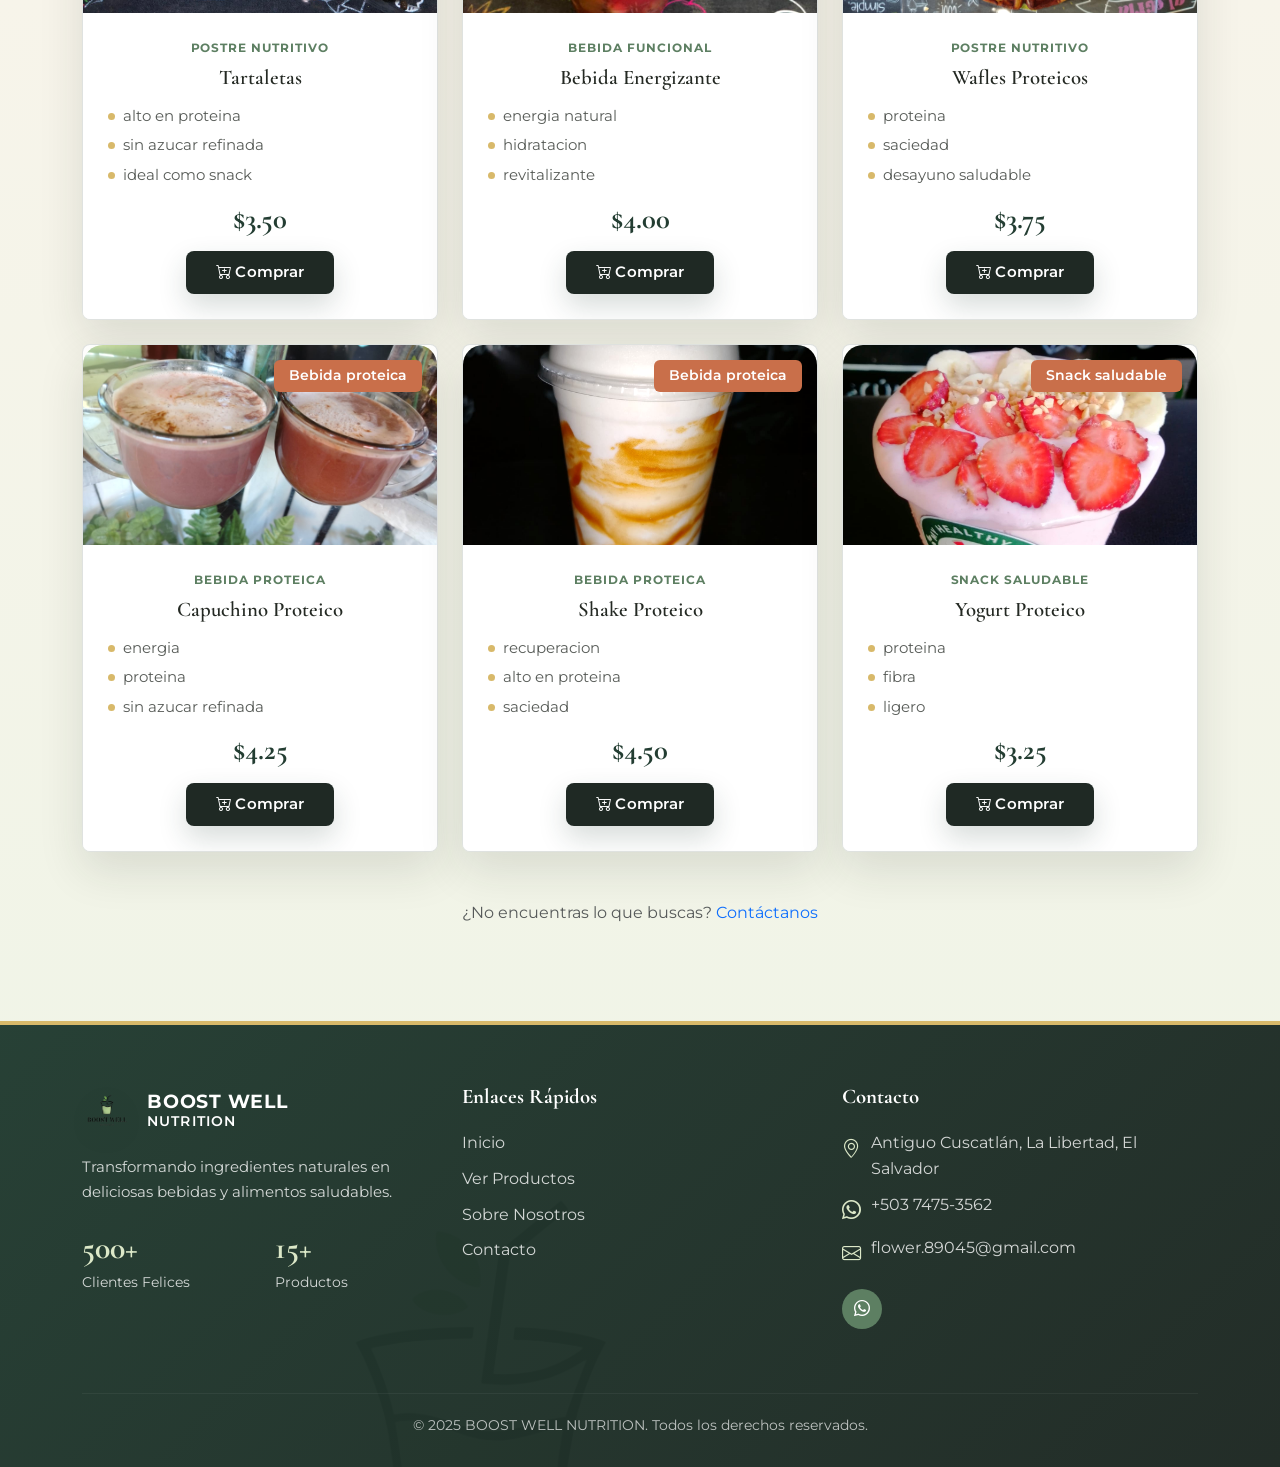
<file: Proyecto/productos.html>
<!DOCTYPE html>
<html lang="es">
<head>
    <meta charset="UTF-8">
    <meta name="viewport" content="width=device-width, initial-scale=1.0">
    <title>Ver Productos - BOOST WELL NUTRITION</title>
    
    <!-- Icono de la página -->
    <link rel="icon" type="image/png" href="img/LOGO-sin fondo.png">
    
    <!-- CSS de Bootstrap -->
    <link href="https://cdn.jsdelivr.net/npm/bootstrap@5.3.2/dist/css/bootstrap.min.css" rel="stylesheet">
    
    <!-- Iconos de Bootstrap -->
    <link rel="stylesheet" href="https://cdn.jsdelivr.net/npm/bootstrap-icons@1.11.1/font/bootstrap-icons.css">
    
    <!-- Fuentes de Google -->
    <link href="https://fonts.googleapis.com/css2?family=Cormorant+Garamond:wght@400;500;600;700&family=Montserrat:wght@300;400;500;600;700&display=swap" rel="stylesheet">
    
    <!-- CSS personalizado -->
    <link rel="stylesheet" href="css/Styles.css">
</head>
<body>
    
    <!-- Navegación -->
    <nav class="navbar navbar-expand-lg navbar-light">
        <div class="container-fluid px-4">
            <a class="navbar-brand d-flex align-items-center" href="index.html">
                <img src="img/LOGO-sin fondo.png" alt="BOOST WELL NUTRITION Logo" class="logo-image">
                <div class="brand-text">
                    <span class="brand-name">BOOST WELL</span>
                    <span class="brand-subtitle">NUTRITION</span>
                </div>
            </a>
            
            <button class="navbar-toggler" type="button" data-bs-toggle="collapse" data-bs-target="#navbarNav">
                <span class="navbar-toggler-icon"></span>
            </button>
            
            <div class="collapse navbar-collapse" id="navbarNav">
                <ul class="navbar-nav ms-auto">
                    <li class="nav-item">
                        <a class="nav-link" href="index.html">Inicio</a>
                    </li>
                    <li class="nav-item">
                        <a class="nav-link active" href="productos.html">Ver Productos</a>
                    </li>
                    <li class="nav-item">
                        <a class="nav-link" href="sobre-nosotros.html">Sobre Nosotros</a>
                    </li>
                    <li class="nav-item">
                        <a class="nav-link" href="seguimiento.html">Seguimiento</a>
                    </li>
                    <li class="nav-item">
                        <a class="nav-link" href="reclamaciones.html">Reclamaciones</a>
                    </li>
                    <li class="nav-item">
                        <a class="nav-link" href="Contacto.html">Contacto</a>
                    </li>
                </ul>
                
                <div class="nav-icons">
                    <a href="carrito.html" class="icon-link">
                        <i class="bi bi-cart3"></i>
                        <span class="cart-badge" id="cartCount">0</span>
                    </a>
                    <a href="cuenta.html" class="icon-link">
                        <i class="bi bi-person"></i>
                    </a>
                </div>
            </div>
        </div>
    </nav>

    <!-- Sección de productos -->
    <section class="products-section">
        <div class="container">
            <h2 class="section-title">Todos Nuestros Productos</h2>
            <p class="section-subtitle">Opciones saludables y deliciosas para tu bienestar</p>
            
            <div class="row g-4" id="productsGrid">
                <!-- Producto 1 -->
                <div class="col-lg-4 col-md-6">
                    <div class="product-card-simple">
                        <div class="product-image-simple">
                            <img src="img/Cheescake.jpg" alt="Cheesecake de Fresa" loading="lazy">
                        </div>
                        <div class="product-info-simple">
                            <h4 class="product-name-simple">Cheesecake de Fresa</h4>
                            <h3 class="product-price-simple">$3.00</h3>
                            <button class="btn btn-secondary-custom" onclick="addToCart('Cheesecake de Fresa', 3.00, 'img/Cheescake.jpg')">
                                <i class="bi bi-cart-plus"></i> Comprar
                            </button>
                        </div>
                    </div>
                </div>
                
                <!-- Producto 2 -->
                <div class="col-lg-4 col-md-6">
                    <div class="product-card-simple">
                        <div class="product-image-simple">
                            <img src="img/Berry Bloom Latte.jpg" alt="Berry Bloom Latte" loading="lazy">
                        </div>
                        <div class="product-info-simple">
                            <h4 class="product-name-simple">Berry Bloom Latte</h4>
                            <h3 class="product-price-simple">$4.00</h3>
                            <button class="btn btn-secondary-custom" onclick="addToCart('Berry Bloom Latte', 4.00, 'img/Berry Bloom Latte.jpg')">
                                <i class="bi bi-cart-plus"></i> Comprar
                            </button>
                        </div>
                    </div>
                </div>
                
                <!-- Producto 3 -->
                <div class="col-lg-4 col-md-6">
                    <div class="product-card-simple">
                        <div class="product-image-simple">
                            <img src="img/Cinnamon Boost.jpg" alt="Cinnamon Boost" loading="lazy">
                        </div>
                        <div class="product-info-simple">
                            <h4 class="product-name-simple">Cinnamon Boost</h4>
                            <h3 class="product-price-simple">$4.00</h3>
                            <button class="btn btn-secondary-custom" onclick="addToCart('Cinnamon Boost', 4.00, 'img/Cinnamon Boost.jpg')">
                                <i class="bi bi-cart-plus"></i> Comprar
                            </button>
                        </div>
                    </div>
                </div>
                
                <!-- Producto 4 -->
                <div class="col-lg-4 col-md-6">
                    <div class="product-card-simple">
                        <div class="product-image-simple">
                            <img src="img/VitalBerry Crunch.jpg" alt="VitalBerry Crunch" loading="lazy">
                        </div>
                        <div class="product-info-simple">
                            <h4 class="product-name-simple">VitalBerry Crunch</h4>
                            <h3 class="product-price-simple">$3.00</h3>
                            <button class="btn btn-secondary-custom" onclick="addToCart('VitalBerry Crunch', 3.00, 'img/VitalBerry Crunch.jpg')">
                                <i class="bi bi-cart-plus"></i> Comprar
                            </button>
                        </div>
                    </div>
                </div>
                
                <!-- Producto 5 -->
                <div class="col-lg-4 col-md-6">
                    <div class="product-card-simple">
                        <div class="product-image-simple">
                            <img src="img/NutriNest.jpg" alt="NutriNest" loading="lazy">
                        </div>
                        <div class="product-info-simple">
                            <h4 class="product-name-simple">NutriNest</h4>
                            <h3 class="product-price-simple">$3.75</h3>
                            <button class="btn btn-secondary-custom" onclick="addToCart('NutriNest', 3.75, 'img/NutriNest.jpg')">
                                <i class="bi bi-cart-plus"></i> Comprar
                            </button>
                        </div>
                    </div>
                </div>
                
                <!-- Producto 6 -->
                <div class="col-lg-4 col-md-6">
                    <div class="product-card-simple">
                        <div class="product-image-simple">
                            <img src="img/Peach Spiral Bliss.jpg" alt="Peach Spiral Bliss" loading="lazy">
                        </div>
                        <div class="product-info-simple">
                            <h4 class="product-name-simple">Peach Spiral Bliss</h4>
                            <h3 class="product-price-simple">$4.00</h3>
                            <button class="btn btn-secondary-custom" onclick="addToCart('Peach Spiral Bliss', 4.00, 'img/Peach Spiral Bliss.jpg')">
                                <i class="bi bi-cart-plus"></i> Comprar
                            </button>
                        </div>
                    </div>
                </div>
                
                <!-- Producto 7 -->
                <div class="col-lg-4 col-md-6">
                    <div class="product-card-simple">
                        <div class="product-image-simple">
                            <img src="img/Mini Tartas Proteicas.jpeg" alt="Tartaletas" loading="lazy">
                        </div>
                        <div class="product-info-simple">
                            <h4 class="product-name-simple">Tartaletas</h4>
                            <h3 class="product-price-simple">$3.50</h3>
                            <button class="btn btn-secondary-custom" onclick="addToCart('Tartaletas', 3.50, 'img/Mini Tartas Proteicas.jpeg')">
                                <i class="bi bi-cart-plus"></i> Comprar
                            </button>
                        </div>
                    </div>
                </div>
                
                <!-- Producto 8 -->
                <div class="col-lg-4 col-md-6">
                    <div class="product-card-simple">
                        <div class="product-image-simple">
                            <img src="img/Bebida Energizante.jpeg" alt="Bebida Energizante" loading="lazy">
                        </div>
                        <div class="product-info-simple">
                            <h4 class="product-name-simple">Bebida Energizante</h4>
                            <h3 class="product-price-simple">$4.00</h3>
                            <button class="btn btn-secondary-custom" onclick="addToCart('Bebida Energizante', 4.00, 'img/Bebida Energizante.jpeg')">
                                <i class="bi bi-cart-plus"></i> Comprar
                            </button>
                        </div>
                    </div>
                </div>
                
                <!-- Producto 9 -->
                <div class="col-lg-4 col-md-6">
                    <div class="product-card-simple">
                        <div class="product-image-simple">
                            <img src="img/Wafles.jpeg" alt="Wafles Proteicos" loading="lazy">
                        </div>
                        <div class="product-info-simple">
                            <h4 class="product-name-simple">Wafles Proteicos</h4>
                            <h3 class="product-price-simple">$3.75</h3>
                            <button class="btn btn-secondary-custom" onclick="addToCart('Wafles Proteicos', 3.75, 'img/Wafles.jpeg')">
                                <i class="bi bi-cart-plus"></i> Comprar
                            </button>
                        </div>
                    </div>
                </div>
                
                <!-- Producto 10 -->
                <div class="col-lg-4 col-md-6">
                    <div class="product-card-simple">
                        <div class="product-image-simple">
                            <img src="img/Capuchino Proteico.jpeg" alt="Capuchino Proteico" loading="lazy">
                        </div>
                        <div class="product-info-simple">
                            <h4 class="product-name-simple">Capuchino Proteico</h4>
                            <h3 class="product-price-simple">$4.25</h3>
                            <button class="btn btn-secondary-custom" onclick="addToCart('Capuchino Proteico', 4.25, 'img/Capuchino Proteico.jpeg')">
                                <i class="bi bi-cart-plus"></i> Comprar
                            </button>
                        </div>
                    </div>
                </div>
                
                <!-- Producto 11 -->
                <div class="col-lg-4 col-md-6">
                    <div class="product-card-simple">
                        <div class="product-image-simple">
                            <img src="img/Shake Proteico.jpeg" alt="Shake Proteico" loading="lazy">
                        </div>
                        <div class="product-info-simple">
                            <h4 class="product-name-simple">Shake Proteico</h4>
                            <h3 class="product-price-simple">$4.50</h3>
                            <button class="btn btn-secondary-custom" onclick="addToCart('Shake Proteico', 4.50, 'img/Shake Proteico.jpeg')">
                                <i class="bi bi-cart-plus"></i> Comprar
                            </button>
                        </div>
                    </div>
                </div>
                
                <!-- Producto 12 -->
                <div class="col-lg-4 col-md-6">
                    <div class="product-card-simple">
                        <div class="product-image-simple">
                            <img src="img/Yogurt.jpeg" alt="Yogurt Proteico" loading="lazy">
                        </div>
                        <div class="product-info-simple">
                            <h4 class="product-name-simple">Yogurt Proteico</h4>
                            <h3 class="product-price-simple">$3.25</h3>
                            <button class="btn btn-secondary-custom" onclick="addToCart('Yogurt Proteico', 3.25, 'img/Yogurt.jpeg')">
                                <i class="bi bi-cart-plus"></i> Comprar
                            </button>
                        </div>
                    </div>
                </div>
            </div>
            
            <div class="text-center mt-5">
                <p class="text-muted">¿No encuentras lo que buscas? <a href="Contacto.html" class="text-decoration-none">Contáctanos</a></p>
            </div>
        </div>
    </section>

    <!-- Pie de página -->
    <footer class="footer">
        <div class="container">
            <div class="row">
                <div class="col-md-4 mb-4">
                    <div class="footer-brand">
                        <img src="img/LOGO-sin fondo.png" alt="BOOST WELL NUTRITION Logo" class="footer-logo">
                        <div class="brand-text">
                            <span class="brand-name">BOOST WELL</span>
                            <span class="brand-subtitle">NUTRITION</span>
                        </div>
                    </div>
                    <p class="footer-description">
                        Transformando ingredientes naturales en deliciosas bebidas y alimentos saludables.
                    </p>
                    <div class="footer-stats">
                        <div class="stat-item">
                            <h4>500+</h4>
                            <p>Clientes Felices</p>
                        </div>
                        <div class="stat-item">
                            <h4>15+</h4>
                            <p>Productos</p>
                        </div>
                    </div>
                </div>
                
                <div class="col-md-4 mb-4">
                    <h5 class="footer-title">Enlaces Rápidos</h5>
                    <ul class="footer-links">
                        <li><a href="index.html">Inicio</a></li>
                        <li><a href="productos.html">Ver Productos</a></li>
                        <li><a href="sobre-nosotros.html">Sobre Nosotros</a></li>
                        <li><a href="Contacto.html">Contacto</a></li>
                    </ul>
                </div>
                
                <div class="col-md-4 mb-4">
                    <h5 class="footer-title">Contacto</h5>
                    <ul class="footer-contact">
                        <li><i class="bi bi-geo-alt"></i> Antiguo Cuscatlán, La Libertad, El Salvador</li>
                        <li><i class="bi bi-whatsapp"></i> +503 7475-3562</li>
                        <li><i class="bi bi-envelope"></i> flower.89045@gmail.com</li>
                    </ul>
                    <div class="social-links">
                        <a href="https://wa.me/50374753562" target="_blank" title="Contáctanos por WhatsApp">
                            <i class="bi bi-whatsapp"></i>
                        </a>
                    </div>
                </div>
            </div>
            
            <hr class="footer-divider">
            
            <div class="row">
                <div class="col-12 text-center">
                    <p class="footer-copyright">
                        &copy; 2025 BOOST WELL NUTRITION. Todos los derechos reservados.
                    </p>
                </div>
            </div>
        </div>
    </footer>

    <!-- JavaScript de Bootstrap -->
    <script src="https://cdn.jsdelivr.net/npm/bootstrap@5.3.2/dist/js/bootstrap.bundle.min.js"></script>

    <!-- jQuery -->
    <script src="https://code.jquery.com/jquery-3.7.1.min.js"></script>

    <!-- JavaScript personalizado -->
    <script src="js/script.js"></script>

    <!-- jQuery Enhancements -->
    <script src="js/jquery-enhancements.js"></script>

    <!-- Autenticación local -->
    <script src="js/auth.js"></script>
</body>
</html>
</file>
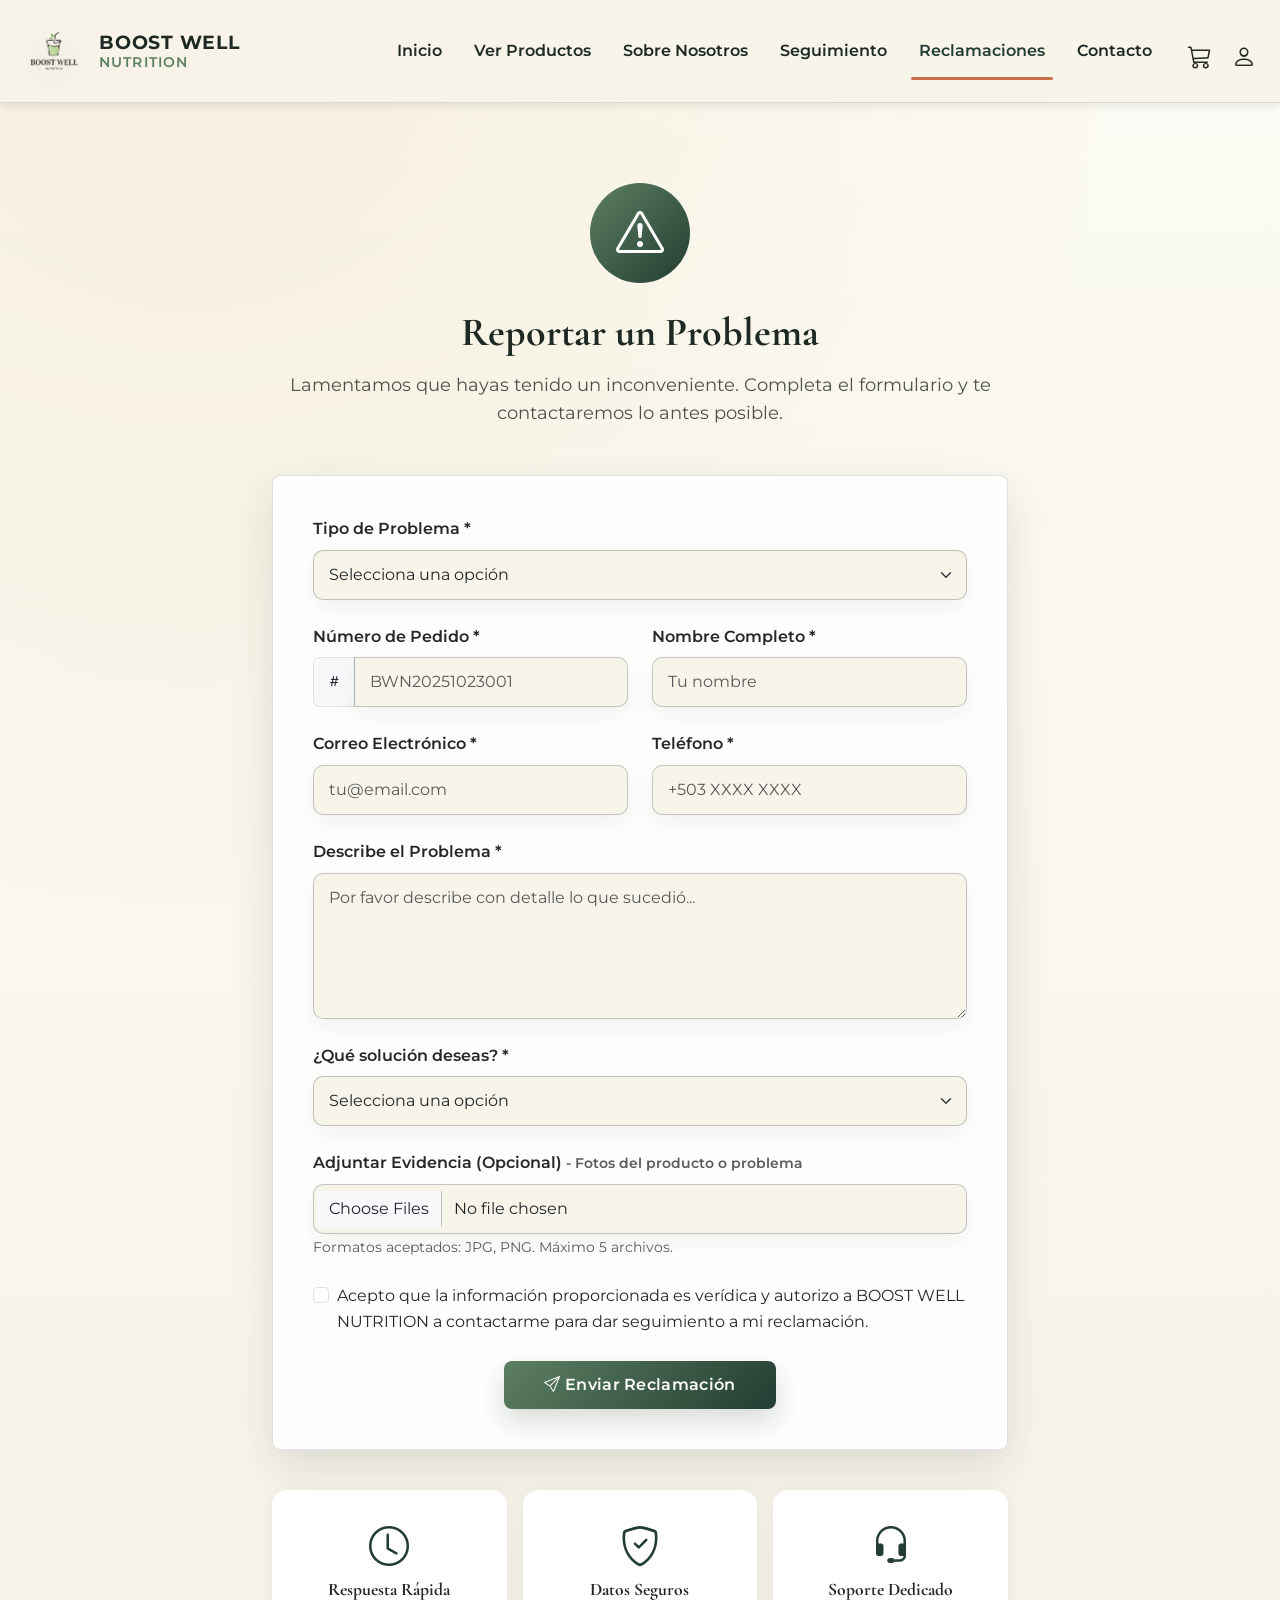
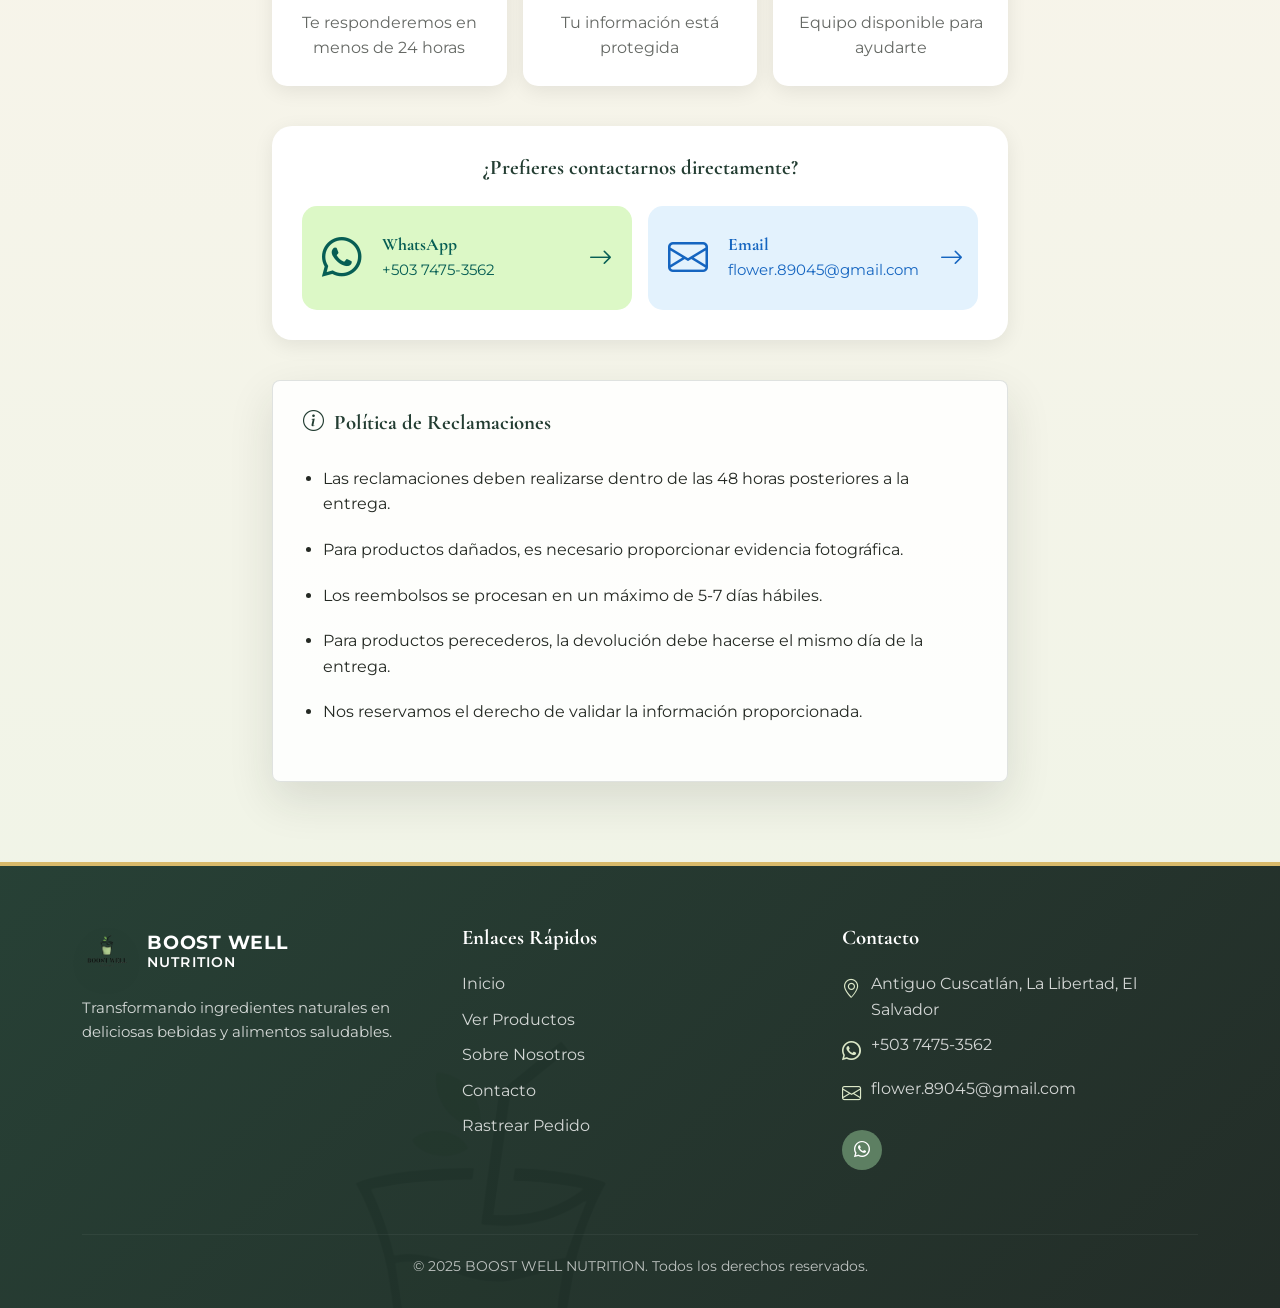
<file: Proyecto/reclamaciones.html>
<!DOCTYPE html>
<html lang="es">
<head>
    <meta charset="UTF-8">
    <meta name="viewport" content="width=device-width, initial-scale=1.0">
    <meta name="description" content="Sistema de reclamaciones BOOST WELL NUTRITION">
    <title>Reclamaciones - BOOST WELL NUTRITION</title>
    
    <!-- Icono de la página -->
    <link rel="icon" type="image/png" href="img/LOGO-sin fondo.png">
    
    <!-- CSS de Bootstrap -->
    <link href="https://cdn.jsdelivr.net/npm/bootstrap@5.3.2/dist/css/bootstrap.min.css" rel="stylesheet">
    
    <!-- Iconos de Bootstrap -->
    <link rel="stylesheet" href="https://cdn.jsdelivr.net/npm/bootstrap-icons@1.11.1/font/bootstrap-icons.css">
    
    <!-- Fuentes de Google -->
    <link href="https://fonts.googleapis.com/css2?family=Cormorant+Garamond:wght@400;500;600;700&family=Montserrat:wght@300;400;500;600;700&display=swap" rel="stylesheet">
    
    <!-- CSS personalizado -->
    <link rel="stylesheet" href="css/Styles.css">
</head>
<body>
    
    <!-- Navegación -->
    <nav class="navbar navbar-expand-lg navbar-light">
        <div class="container-fluid px-4">
            <a class="navbar-brand d-flex align-items-center" href="index.html">
                <img src="img/LOGO-sin fondo.png" alt="BOOST WELL NUTRITION Logo" class="logo-image">
                <div class="brand-text">
                    <span class="brand-name">BOOST WELL</span>
                    <span class="brand-subtitle">NUTRITION</span>
                </div>
            </a>
            
            <button class="navbar-toggler" type="button" data-bs-toggle="collapse" data-bs-target="#navbarNav">
                <span class="navbar-toggler-icon"></span>
            </button>
            
            <div class="collapse navbar-collapse" id="navbarNav">
                <ul class="navbar-nav ms-auto">
                    <li class="nav-item">
                        <a class="nav-link" href="index.html">Inicio</a>
                    </li>
                    <li class="nav-item">
                        <a class="nav-link" href="productos.html">Ver Productos</a>
                    </li>
                    <li class="nav-item">
                        <a class="nav-link" href="sobre-nosotros.html">Sobre Nosotros</a>
                    </li>
                    <li class="nav-item">
                        <a class="nav-link" href="seguimiento.html">Seguimiento</a>
                    </li>
                    <li class="nav-item">
                        <a class="nav-link active" href="reclamaciones.html">Reclamaciones</a>
                    </li>
                    <li class="nav-item">
                        <a class="nav-link" href="Contacto.html">Contacto</a>
                    </li>
                </ul>
                
                <div class="nav-icons">
                    <a href="carrito.html" class="icon-link">
                        <i class="bi bi-cart3"></i>
                        <span class="cart-badge" id="cartCount">0</span>
                    </a>
                    <a href="cuenta.html" class="icon-link">
                        <i class="bi bi-person"></i>
                    </a>
                </div>
            </div>
        </div>
    </nav>

    <!-- Sección de reclamaciones -->
    <section class="claims-section">
        <div class="container">
            <div class="row justify-content-center">
                <div class="col-lg-8">
                    <!-- Encabezado -->
                    <div class="claims-header text-center mb-5">
                        <div class="claims-icon">
                            <i class="bi bi-exclamation-triangle"></i>
                        </div>
                        <h1 class="claims-title">Reportar un Problema</h1>
                        <p class="claims-subtitle">
                            Lamentamos que hayas tenido un inconveniente. Completa el formulario y te contactaremos lo antes posible.
                        </p>
                    </div>

                    <!-- Formulario de reclamaciones -->
                    <div class="claims-form-card">
                        <form id="claimsForm" class="claims-form">
                            <div class="row g-4">
                                <!-- Tipo de problema -->
                                <div class="col-12">
                                    <label class="form-label">Tipo de Problema *</label>
                                    <select class="form-select" id="problemType" required>
                                        <option value="">Selecciona una opción</option>
                                        <option value="producto-danado">Producto llegó dañado</option>
                                        <option value="producto-incorrecto">Producto incorrecto</option>
                                        <option value="falta-producto">Falta un producto en mi pedido</option>
                                        <option value="retraso-entrega">Retraso en la entrega</option>
                                        <option value="calidad-producto">Problema con la calidad</option>
                                        <option value="servicio-cliente">Problema con el servicio</option>
                                        <option value="otro">Otro</option>
                                    </select>
                                </div>

                                <!-- Número de pedido -->
                                <div class="col-md-6">
                                    <label class="form-label">Número de Pedido *</label>
                                    <div class="input-group">
                                        <span class="input-group-text">
                                            <i class="bi bi-hash"></i>
                                        </span>
                                        <input 
                                            type="text" 
                                            class="form-control" 
                                            id="claimOrderNumber" 
                                            placeholder="BWN20251023001"
                                            required
                                        >
                                    </div>
                                </div>

                                <!-- Nombre completo -->
                                <div class="col-md-6">
                                    <label class="form-label">Nombre Completo *</label>
                                    <input type="text" class="form-control" id="claimName" placeholder="Tu nombre" required>
                                </div>

                                <!-- Correo electrónico -->
                                <div class="col-md-6">
                                    <label class="form-label">Correo Electrónico *</label>
                                    <input type="email" class="form-control" id="claimEmail" placeholder="tu@email.com" required>
                                </div>

                                <!-- Teléfono -->
                                <div class="col-md-6">
                                    <label class="form-label">Teléfono *</label>
                                    <input type="tel" class="form-control" id="claimPhone" placeholder="+503 XXXX XXXX" required>
                                </div>

                                <!-- Descripción del problema -->
                                <div class="col-12">
                                    <label class="form-label">Describe el Problema *</label>
                                    <textarea 
                                        class="form-control" 
                                        id="claimDescription" 
                                        rows="5" 
                                        placeholder="Por favor describe con detalle lo que sucedió..."
                                        required
                                    ></textarea>
                                </div>

                                <!-- Solución deseada -->
                                <div class="col-12">
                                    <label class="form-label">¿Qué solución deseas? *</label>
                                    <select class="form-select" id="desiredSolution" required>
                                        <option value="">Selecciona una opción</option>
                                        <option value="reembolso">Reembolso</option>
                                        <option value="reemplazo">Reemplazo del producto</option>
                                        <option value="seguimiento">Seguimiento personalizado</option>
                                        <option value="contacto">Solo quiero que me contacten</option>
                                    </select>
                                </div>

                                <!-- Adjuntar evidencia -->
                                <div class="col-12">
                                    <label class="form-label">
                                        Adjuntar Evidencia (Opcional)
                                        <small class="text-muted">- Fotos del producto o problema</small>
                                    </label>
                                    <input type="file" class="form-control" id="claimEvidence" accept="image/*" multiple>
                                    <small class="form-text text-muted">
                                        Formatos aceptados: JPG, PNG. Máximo 5 archivos.
                                    </small>
                                </div>

                                <!-- Términos -->
                                <div class="col-12">
                                    <div class="form-check">
                                        <input class="form-check-input" type="checkbox" id="acceptTermsClaim" required>
                                        <label class="form-check-label" for="acceptTermsClaim">
                                            Acepto que la información proporcionada es verídica y autorizo a BOOST WELL NUTRITION 
                                            a contactarme para dar seguimiento a mi reclamación.
                                        </label>
                                    </div>
                                </div>

                                <!-- Botón de envío -->
                                <div class="col-12 text-center">
                                    <button type="submit" class="btn btn-primary-custom btn-lg">
                                        <i class="bi bi-send"></i> Enviar Reclamación
                                    </button>
                                </div>
                            </div>
                        </form>
                    </div>

                    <!-- Tarjetas de información -->
                    <div class="claims-info">
                        <div class="row g-3">
                            <div class="col-md-4">
                                <div class="info-box">
                                    <i class="bi bi-clock"></i>
                                    <h5>Respuesta Rápida</h5>
                                    <p>Te responderemos en menos de 24 horas</p>
                                </div>
                            </div>
                            <div class="col-md-4">
                                <div class="info-box">
                                    <i class="bi bi-shield-check"></i>
                                    <h5>Datos Seguros</h5>
                                    <p>Tu información está protegida</p>
                                </div>
                            </div>
                            <div class="col-md-4">
                                <div class="info-box">
                                    <i class="bi bi-headset"></i>
                                    <h5>Soporte Dedicado</h5>
                                    <p>Equipo disponible para ayudarte</p>
                                </div>
                            </div>
                        </div>
                    </div>

                    <!-- Contacto alternativo -->
                    <div class="alternative-contact">
                        <h4>¿Prefieres contactarnos directamente?</h4>
                        <div class="row g-3">
                            <div class="col-md-6">
                                <a href="https://wa.me/50374753562" target="_blank" class="contact-option whatsapp-option">
                                    <i class="bi bi-whatsapp"></i>
                                    <div>
                                        <h5>WhatsApp</h5>
                                        <p>+503 7475-3562</p>
                                    </div>
                                    <i class="bi bi-arrow-right"></i>
                                </a>
                            </div>
                            <div class="col-md-6">
                                <a href="mailto:flower.89045@gmail.com" class="contact-option email-option">
                                    <i class="bi bi-envelope"></i>
                                    <div>
                                        <h5>Email</h5>
                                        <p>flower.89045@gmail.com</p>
                                    </div>
                                    <i class="bi bi-arrow-right"></i>
                                </a>
                            </div>
                        </div>
                    </div>

                    <!-- Política de reclamaciones -->
                    <div class="claims-policy">
                        <h4><i class="bi bi-info-circle"></i> Política de Reclamaciones</h4>
                        <ul>
                            <li>Las reclamaciones deben realizarse dentro de las 48 horas posteriores a la entrega.</li>
                            <li>Para productos dañados, es necesario proporcionar evidencia fotográfica.</li>
                            <li>Los reembolsos se procesan en un máximo de 5-7 días hábiles.</li>
                            <li>Para productos perecederos, la devolución debe hacerse el mismo día de la entrega.</li>
                            <li>Nos reservamos el derecho de validar la información proporcionada.</li>
                        </ul>
                    </div>

                </div>
            </div>
        </div>
    </section>

    <!-- Pie de página -->
    <footer class="footer">
        <div class="container">
            <div class="row">
                <div class="col-md-4 mb-4">
                    <div class="footer-brand">
                        <img src="img/LOGO-sin fondo.png" alt="BOOST WELL NUTRITION Logo" class="footer-logo">
                        <div class="brand-text">
                            <span class="brand-name">BOOST WELL</span>
                            <span class="brand-subtitle">NUTRITION</span>
                        </div>
                    </div>
                    <p class="footer-description">
                        Transformando ingredientes naturales en deliciosas bebidas y alimentos saludables.
                    </p>
                </div>
                
                <div class="col-md-4 mb-4">
                    <h5 class="footer-title">Enlaces Rápidos</h5>
                    <ul class="footer-links">
                        <li><a href="index.html">Inicio</a></li>
                        <li><a href="productos.html">Ver Productos</a></li>
                        <li><a href="sobre-nosotros.html">Sobre Nosotros</a></li>
                        <li><a href="Contacto.html">Contacto</a></li>
                        <li><a href="seguimiento.html">Rastrear Pedido</a></li>
                    </ul>
                </div>
                
                <div class="col-md-4 mb-4">
                    <h5 class="footer-title">Contacto</h5>
                    <ul class="footer-contact">
                        <li><i class="bi bi-geo-alt"></i> Antiguo Cuscatlán, La Libertad, El Salvador</li>
                        <li><i class="bi bi-whatsapp"></i> +503 7475-3562</li>
                        <li><i class="bi bi-envelope"></i> flower.89045@gmail.com</li>
                    </ul>
                    <div class="social-links">
                        <a href="https://wa.me/50374753562" target="_blank" title="Contáctanos por WhatsApp">
                            <i class="bi bi-whatsapp"></i>
                        </a>
                    </div>
                </div>
            </div>
            
            <hr class="footer-divider">
            
            <div class="row">
                <div class="col-12 text-center">
                    <p class="footer-copyright">
                        &copy; 2025 BOOST WELL NUTRITION. Todos los derechos reservados.
                    </p>
                </div>
            </div>
        </div>
    </footer>

    <!-- JavaScript de Bootstrap -->
    <script src="https://cdn.jsdelivr.net/npm/bootstrap@5.3.2/dist/js/bootstrap.bundle.min.js"></script>

    <!-- jQuery -->
    <script src="https://code.jquery.com/jquery-3.7.1.min.js"></script>

    <!-- JavaScript personalizado -->
    <script src="js/script.js"></script>
    <script src="js/tracking.js"></script>

    <!-- jQuery Enhancements -->
    <script src="js/jquery-enhancements.js"></script>

    <!-- Autenticación local -->
    <script src="js/auth.js"></script>
</body>
</html>
</file>
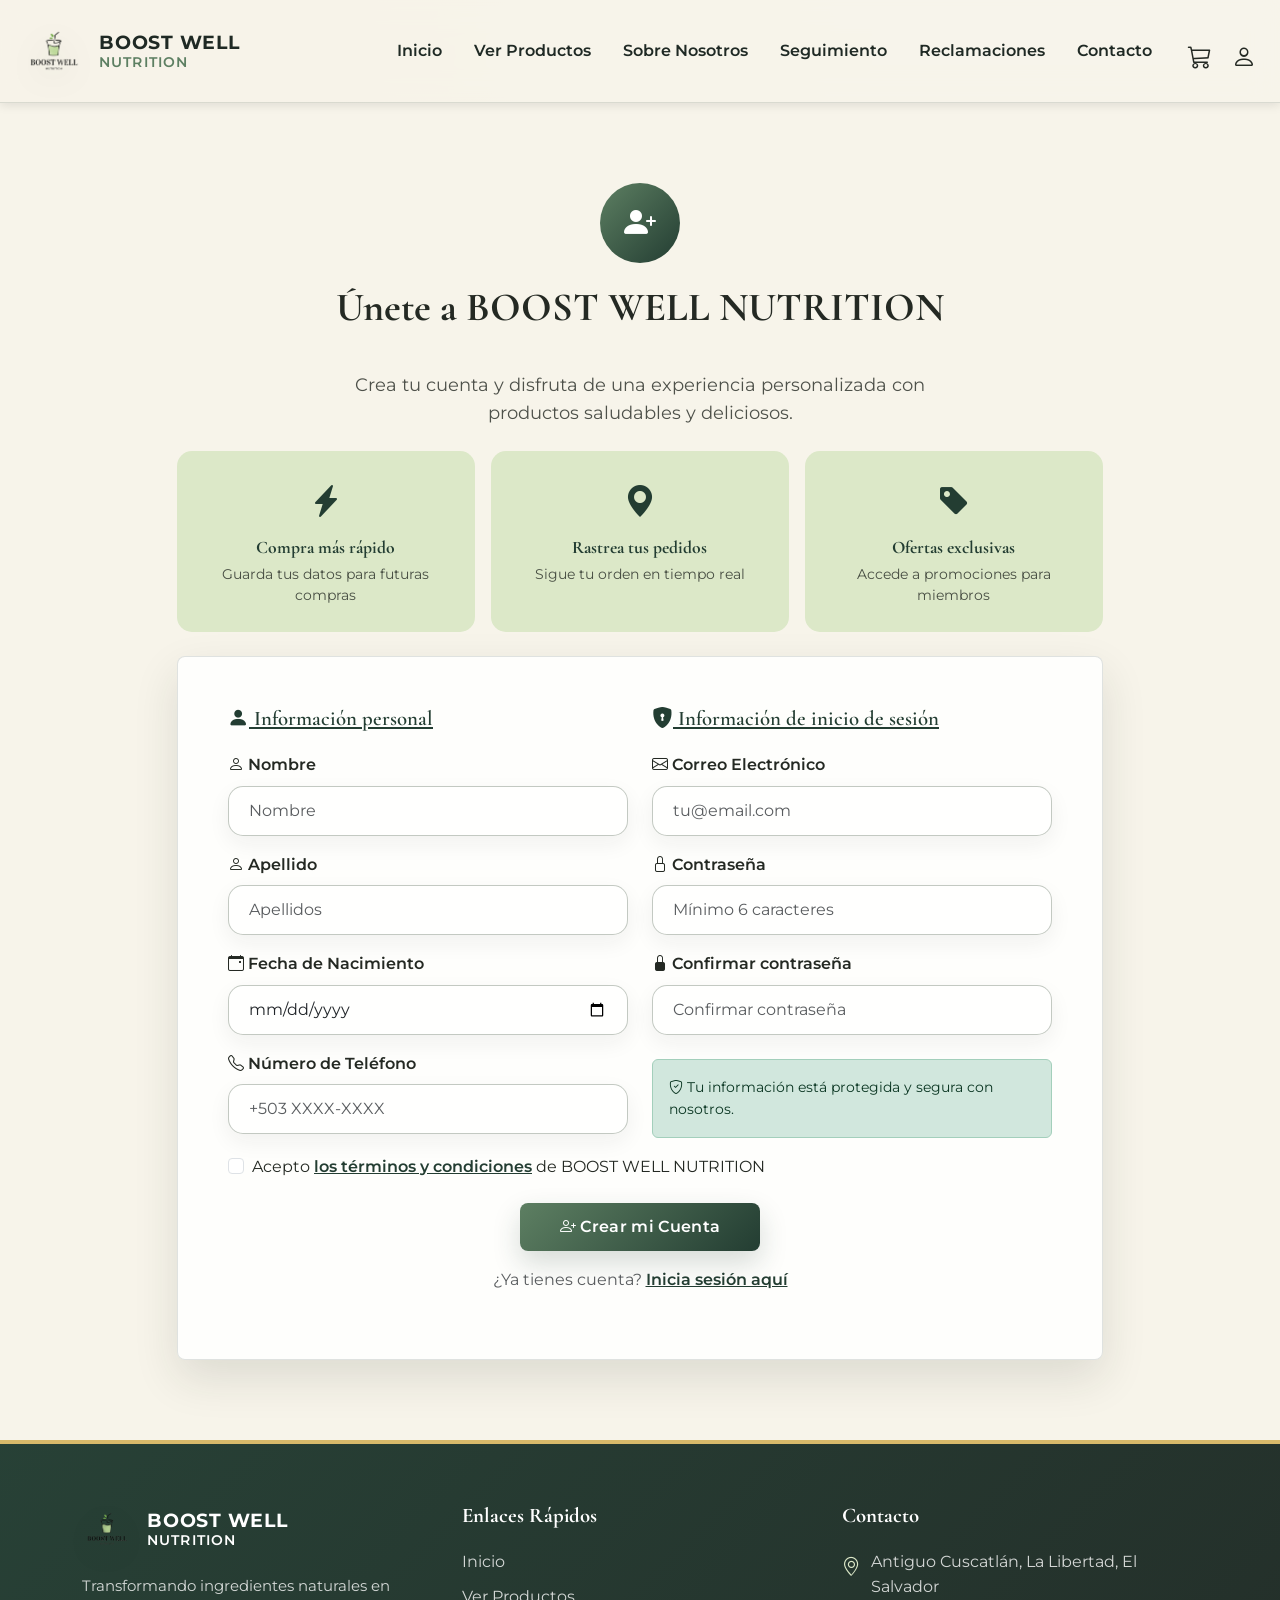
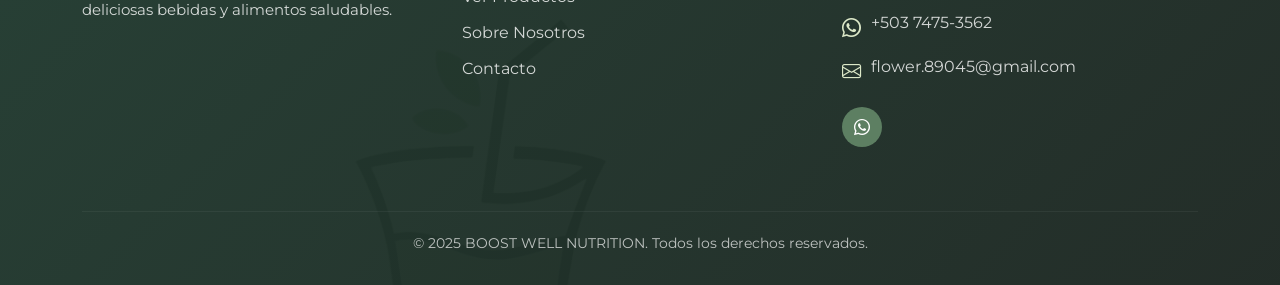
<file: Proyecto/registro.html>
<!DOCTYPE html>
<html lang="es">
<head>
    <meta charset="UTF-8">
    <meta name="viewport" content="width=device-width, initial-scale=1.0">
    <title>Registro - BOOST WELL NUTRITION</title>
    
    <!-- CSS de Bootstrap -->
    <link href="https://cdn.jsdelivr.net/npm/bootstrap@5.3.2/dist/css/bootstrap.min.css" rel="stylesheet">
    
    <!-- Iconos de Bootstrap -->
    <link rel="stylesheet" href="https://cdn.jsdelivr.net/npm/bootstrap-icons@1.11.1/font/bootstrap-icons.css">
    
    <!-- Fuentes de Google -->
    <link href="https://fonts.googleapis.com/css2?family=Cormorant+Garamond:wght@400;500;600;700&family=Montserrat:wght@300;400;500;600;700&display=swap" rel="stylesheet">
    
    <!-- CSS personalizado -->
    <link rel="stylesheet" href="css/Styles.css">
</head>
<body>
    
    <!-- Navegación -->
    <nav class="navbar navbar-expand-lg navbar-light">
        <div class="container-fluid px-4">
            <a class="navbar-brand d-flex align-items-center" href="index.html">
                <img src="img/LOGO-sin fondo.png" alt="BOOST WELL NUTRITION Logo" class="logo-image">
                <div class="brand-text">
                    <span class="brand-name">BOOST WELL</span>
                    <span class="brand-subtitle">NUTRITION</span>
                </div>
            </a>
            
            <button class="navbar-toggler" type="button" data-bs-toggle="collapse" data-bs-target="#navbarNav">
                <span class="navbar-toggler-icon"></span>
            </button>
            
            <div class="collapse navbar-collapse" id="navbarNav">
                <ul class="navbar-nav ms-auto">
                    <li class="nav-item">
                        <a class="nav-link" href="index.html">Inicio</a>
                    </li>
                    <li class="nav-item">
                        <a class="nav-link" href="productos.html">Ver Productos</a>
                    </li>
                    <li class="nav-item">
                        <a class="nav-link" href="sobre-nosotros.html">Sobre Nosotros</a>
                    </li>
                    <li class="nav-item">
                        <a class="nav-link" href="seguimiento.html">Seguimiento</a>
                    </li>
                    <li class="nav-item">
                        <a class="nav-link" href="reclamaciones.html">Reclamaciones</a>
                    </li>
                    <li class="nav-item">
                        <a class="nav-link" href="Contacto.html">Contacto</a>
                    </li>
                </ul>
                
                <div class="nav-icons">
                    <a href="carrito.html" class="icon-link">
                        <i class="bi bi-cart3"></i>
                        <span class="cart-badge" id="cartCount">0</span>
                    </a>
                    <a href="cuenta.html" class="icon-link">
                        <i class="bi bi-person"></i>
                    </a>
                </div>
            </div>
        </div>
    </nav>

    <!-- Registration Section -->
    <section class="registration-section">
        <div class="container">
            <div class="row justify-content-center">
                <div class="col-lg-10">

                    <!-- Encabezado de registro -->
                    <div class="registration-header text-center mb-4">
                        <div class="registration-icon">
                            <i class="bi bi-person-plus-fill"></i>
                        </div>
                        <h2 class="registration-title">Únete a BOOST WELL NUTRITION</h2>
                        <p class="registration-subtitle">
                            Crea tu cuenta y disfruta de una experiencia personalizada con productos saludables y deliciosos.
                        </p>
                    </div>

                    <!-- Beneficios de crear cuenta -->
                    <div class="row g-3 mb-4">
                        <div class="col-md-4">
                            <div class="register-benefit-card">
                                <i class="bi bi-lightning-charge-fill"></i>
                                <h5>Compra más rápido</h5>
                                <p>Guarda tus datos para futuras compras</p>
                            </div>
                        </div>
                        <div class="col-md-4">
                            <div class="register-benefit-card">
                                <i class="bi bi-geo-alt-fill"></i>
                                <h5>Rastrea tus pedidos</h5>
                                <p>Sigue tu orden en tiempo real</p>
                            </div>
                        </div>
                        <div class="col-md-4">
                            <div class="register-benefit-card">
                                <i class="bi bi-tag-fill"></i>
                                <h5>Ofertas exclusivas</h5>
                                <p>Accede a promociones para miembros</p>
                            </div>
                        </div>
                    </div>

                    <div class="registration-card">
                        <form class="registration-form" id="registroForm" onsubmit="registrarUsuario(event)">
                            <div class="row">
                                <div class="col-md-6">
                                    <h4 class="form-section-title">
                                        <i class="bi bi-person-fill"></i> Información personal
                                    </h4>
                                    
                                    <div class="mb-3">
                                        <label class="form-label"><i class="bi bi-person"></i> Nombre</label>
                                        <input type="text" class="form-control" id="regNombre" placeholder="Nombre" required>
                                    </div>
                                    
                                    <div class="mb-3">
                                        <label class="form-label"><i class="bi bi-person"></i> Apellido</label>
                                        <input type="text" class="form-control" id="regApellido" placeholder="Apellidos" required>
                                    </div>
                                    
                                    <div class="mb-3">
                                        <label class="form-label"><i class="bi bi-calendar-event"></i> Fecha de Nacimiento</label>
                                        <input type="date" class="form-control" id="regFechaNac" required>
                                    </div>
                                    
                                    <div class="mb-3">
                                        <label class="form-label"><i class="bi bi-telephone"></i> Número de Teléfono</label>
                                        <input type="tel" class="form-control" id="regTelefono" placeholder="+503 XXXX-XXXX" required>
                                    </div>
                                </div>
                                
                                <div class="col-md-6">
                                    <h4 class="form-section-title">
                                        <i class="bi bi-shield-lock-fill"></i> Información de inicio de sesión
                                    </h4>
                                    
                                    <div class="mb-3">
                                        <label class="form-label"><i class="bi bi-envelope"></i> Correo Electrónico</label>
                                        <input type="email" class="form-control" id="regEmail" placeholder="tu@email.com" required>
                                    </div>
                                    
                                    <div class="mb-3">
                                        <label class="form-label"><i class="bi bi-lock"></i> Contraseña</label>
                                        <input type="password" class="form-control" id="regPassword" placeholder="Mínimo 6 caracteres" required>
                                    </div>
                                    
                                    <div class="mb-4">
                                        <label class="form-label"><i class="bi bi-lock-fill"></i> Confirmar contraseña</label>
                                        <input type="password" class="form-control" id="regConfirmPassword" placeholder="Confirmar contraseña" required>
                                    </div>

                                    <div class="alert alert-success small">
                                        <i class="bi bi-shield-check"></i> Tu información está protegida y segura con nosotros.
                                    </div>
                                </div>
                            </div>
                            
                            <div class="form-check mb-4">
                                <input class="form-check-input" type="checkbox" id="acceptTerms" required>
                                <label class="form-check-label" for="acceptTerms">
                                    Acepto <a href="#" class="terms-link">los términos y condiciones</a> de BOOST WELL NUTRITION
                                </label>
                            </div>
                            
                            <div class="text-center">
                                <button type="submit" class="btn btn-primary-custom btn-lg">
                                    <i class="bi bi-person-plus"></i> Crear mi Cuenta
                                </button>
                                <p class="mt-3 text-muted">
                                    ¿Ya tienes cuenta? <a href="cuenta.html" class="terms-link">Inicia sesión aquí</a>
                                </p>
                            </div>
                        </form>
                    </div>
                </div>
            </div>
        </div>
    </section>

    <!-- Pie de página -->
    <footer class="footer">
        <div class="container">
            <div class="row">
                <div class="col-md-4 mb-4">
                    <div class="footer-brand">
                        <img src="img/LOGO-sin fondo.png" alt="BOOST WELL NUTRITION Logo" class="footer-logo">
                        <div class="brand-text">
                            <span class="brand-name">BOOST WELL</span>
                            <span class="brand-subtitle">NUTRITION</span>
                        </div>
                    </div>
                    <p class="footer-description">
                        Transformando ingredientes naturales en deliciosas bebidas y alimentos saludables.
                    </p>
                </div>
                
                <div class="col-md-4 mb-4">
                    <h5 class="footer-title">Enlaces Rápidos</h5>
                    <ul class="footer-links">
                        <li><a href="index.html">Inicio</a></li>
                        <li><a href="productos.html">Ver Productos</a></li>
                        <li><a href="sobre-nosotros.html">Sobre Nosotros</a></li>
                        <li><a href="Contacto.html">Contacto</a></li>
                    </ul>
                </div>
                
                <div class="col-md-4 mb-4">
                    <h5 class="footer-title">Contacto</h5>
                    <ul class="footer-contact">
                        <li><i class="bi bi-geo-alt"></i> Antiguo Cuscatlán, La Libertad, El Salvador</li>
                        <li><i class="bi bi-whatsapp"></i> +503 7475-3562</li>
                        <li><i class="bi bi-envelope"></i> flower.89045@gmail.com</li>
                    </ul>
                    <div class="social-links">
                        <a href="https://wa.me/50374753562" target="_blank" title="Contáctanos por WhatsApp">
                            <i class="bi bi-whatsapp"></i>
                        </a>
                    </div>
                </div>
            </div>
            
            <hr class="footer-divider">
            
            <div class="row">
                <div class="col-12 text-center">
                    <p class="footer-copyright">
                        &copy; 2025 BOOST WELL NUTRITION. Todos los derechos reservados.
                    </p>
                </div>
            </div>
        </div>
    </footer>

    <!-- JavaScript de Bootstrap -->
    <script src="https://cdn.jsdelivr.net/npm/bootstrap@5.3.2/dist/js/bootstrap.bundle.min.js"></script>

    <!-- jQuery -->
    <script src="https://code.jquery.com/jquery-3.7.1.min.js"></script>

    <!-- JavaScript personalizado -->
    <script src="js/script.js"></script>

    <!-- jQuery Enhancements -->
    <script src="js/jquery-enhancements.js"></script>

    <!-- Autenticación local -->
    <script src="js/auth.js"></script>
</body>
</html>
</file>
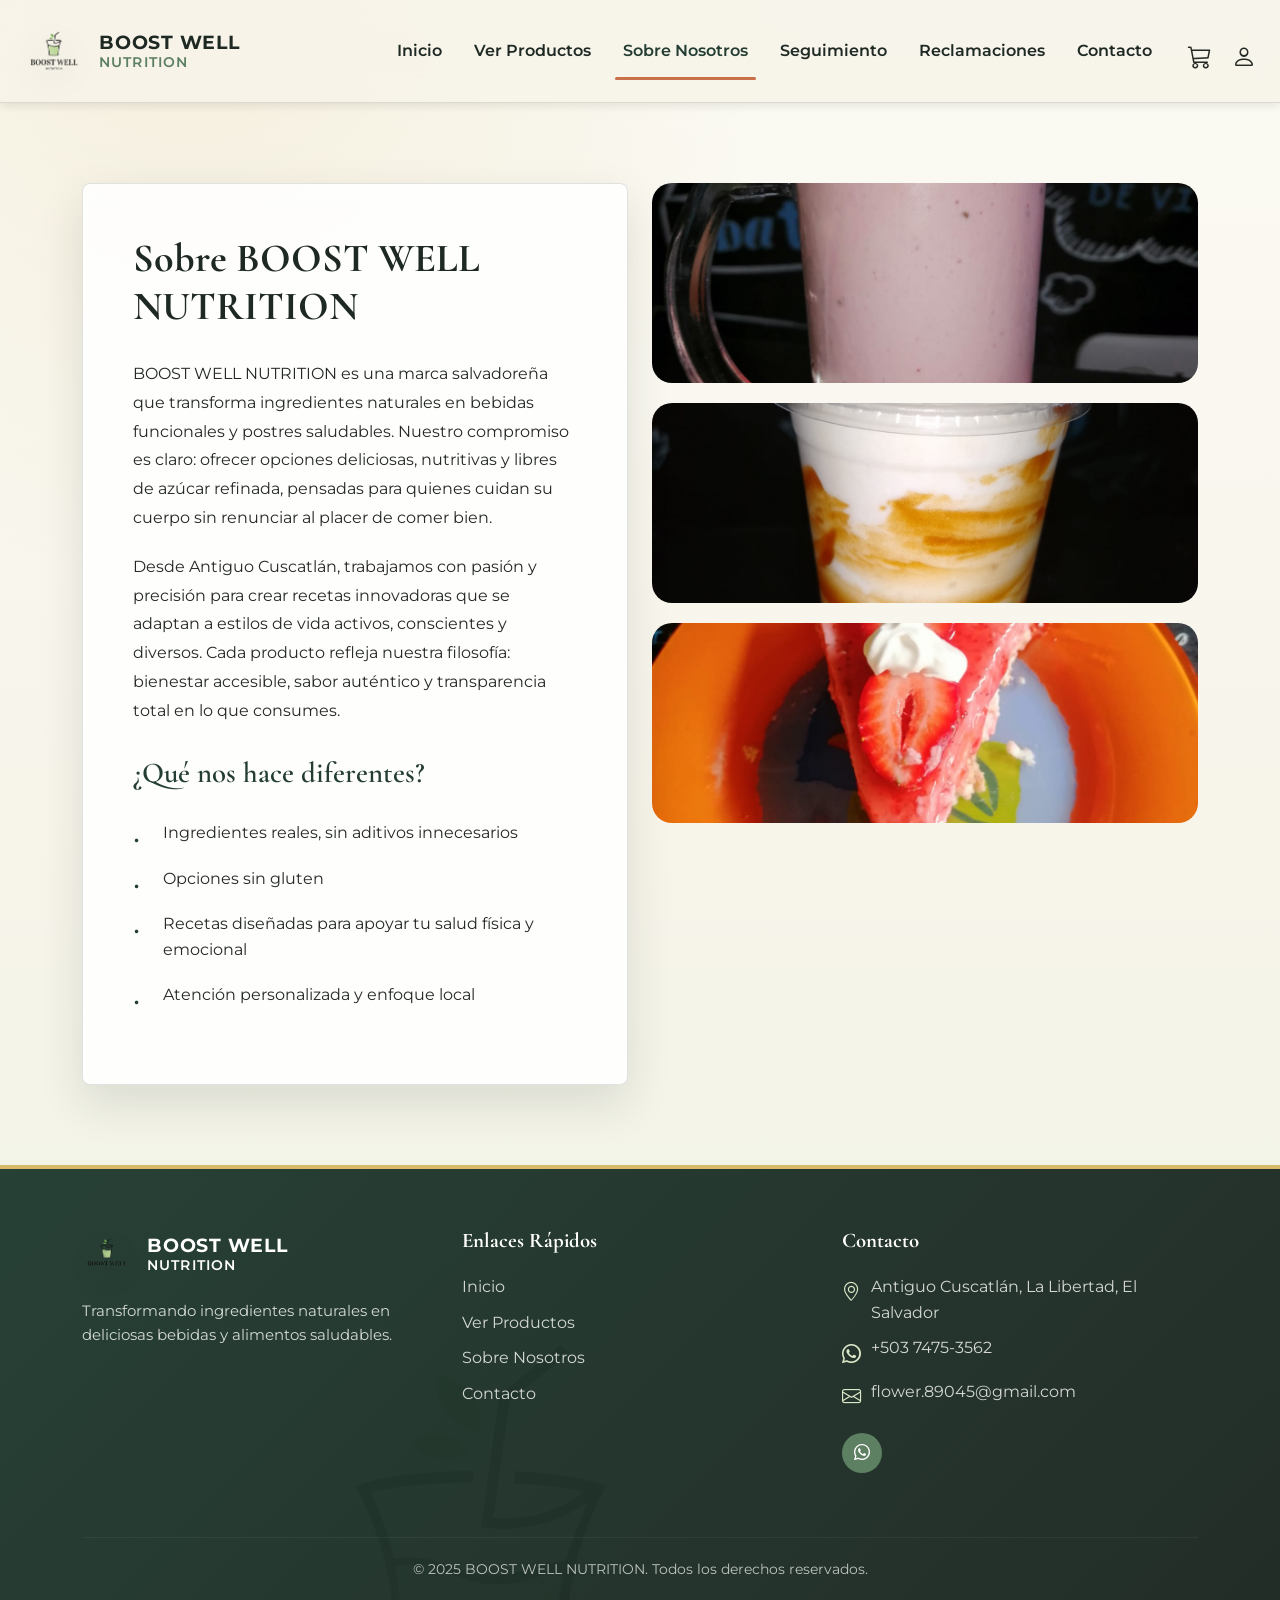
<file: Proyecto/sobre-nosotros.html>
<!doctype html>
<html lang="es">
  <head>
    <meta charset="UTF-8" />
    <meta name="viewport" content="width=device-width, initial-scale=1.0" />
    <title>Sobre Nosotros - BOOST WELL NUTRITION</title>

    <!-- CSS de Bootstrap -->
    <link
      href="https://cdn.jsdelivr.net/npm/bootstrap@5.3.2/dist/css/bootstrap.min.css"
      rel="stylesheet"
    />

    <!-- Iconos de Bootstrap -->
    <link
      rel="stylesheet"
      href="https://cdn.jsdelivr.net/npm/bootstrap-icons@1.11.1/font/bootstrap-icons.css"
    />

    <!-- Fuentes de Google -->
    <link
      href="https://fonts.googleapis.com/css2?family=Cormorant+Garamond:wght@400;500;600;700&family=Montserrat:wght@300;400;500;600;700&display=swap"
      rel="stylesheet"
    />

    <!-- CSS personalizado -->
    <link rel="stylesheet" href="css/Styles.css" />
  </head>
  <body>
    <!-- Navegación -->
    <nav class="navbar navbar-expand-lg navbar-light">
      <div class="container-fluid px-4">
        <a class="navbar-brand d-flex align-items-center" href="index.html">
          <img
            src="img/LOGO-sin fondo.png"
            alt="BOOST WELL NUTRITION Logo"
            class="logo-image"
          />
          <div class="brand-text">
            <span class="brand-name">BOOST WELL</span>
            <span class="brand-subtitle">NUTRITION</span>
          </div>
        </a>

        <button
          class="navbar-toggler"
          type="button"
          data-bs-toggle="collapse"
          data-bs-target="#navbarNav"
        >
          <span class="navbar-toggler-icon"></span>
        </button>

        <div class="collapse navbar-collapse" id="navbarNav">
          <ul class="navbar-nav ms-auto">
            <li class="nav-item">
              <a class="nav-link" href="index.html">Inicio</a>
            </li>
            <li class="nav-item">
              <a class="nav-link" href="productos.html">Ver Productos</a>
            </li>
            <li class="nav-item">
              <a class="nav-link active" href="sobre-nosotros.html"
                >Sobre Nosotros</a
              >
            </li>
            <li class="nav-item">
              <a class="nav-link" href="seguimiento.html">Seguimiento</a>
            </li>
            <li class="nav-item">
              <a class="nav-link" href="reclamaciones.html">Reclamaciones</a>
            </li>
            <li class="nav-item">
              <a class="nav-link" href="Contacto.html">Contacto</a>
            </li>
          </ul>

          <div class="nav-icons">
            <a href="carrito.html" class="icon-link">
              <i class="bi bi-cart3"></i>
              <span class="cart-badge" id="cartCount">0</span>
            </a>
            <a href="cuenta.html" class="icon-link">
              <i class="bi bi-person"></i>
            </a>
          </div>
        </div>
      </div>
    </nav>

    <!-- About Section -->
    <section class="about-content-section">
      <div class="container">
        <div class="row g-4">
          <div class="col-lg-6">
            <div class="about-text-card">
              <h2 class="about-title">Sobre BOOST WELL NUTRITION</h2>

              <p class="about-paragraph">
                BOOST WELL NUTRITION es una marca salvadoreña que transforma
                ingredientes naturales en bebidas funcionales y postres
                saludables. Nuestro compromiso es claro: ofrecer opciones
                deliciosas, nutritivas y libres de azúcar refinada, pensadas
                para quienes cuidan su cuerpo sin renunciar al placer de comer
                bien.
              </p>

              <p class="about-paragraph">
                Desde Antiguo Cuscatlán, trabajamos con pasión y precisión para
                crear recetas innovadoras que se adaptan a estilos de vida
                activos, conscientes y diversos. Cada producto refleja nuestra
                filosofía: bienestar accesible, sabor auténtico y transparencia
                total en lo que consumes.
              </p>

              <h3 class="about-subtitle">¿Qué nos hace diferentes?</h3>

              <ul class="about-list">
                <li>Ingredientes reales, sin aditivos innecesarios</li>
                <li>Opciones sin gluten</li>
                <li>
                  Recetas diseñadas para apoyar tu salud física y emocional
                </li>
                <li>Atención personalizada y enfoque local</li>
              </ul>
            </div>
          </div>

          <div class="col-lg-6">
            <div class="about-images-grid">
              <div class="about-image-item">
                <img
                  src="img/Berry Bloom Latte.jpg"
                  alt="Berry Bloom Latte"
                  loading="lazy"
                />
              </div>
              <div class="about-image-item">
                <img
                  src="img/Shake Proteico.jpeg"
                  alt="Shake Proteico"
                  loading="lazy"
                />
              </div>
              <div class="about-image-item">
                <img
                  src="img/Cheescake.jpg"
                  alt="Cheesecake de Fresa"
                  loading="lazy"
                />
              </div>
            </div>
          </div>
        </div>
      </div>
    </section>

    <!-- Pie de página -->
    <footer class="footer">
      <div class="container">
        <div class="row">
          <div class="col-md-4 mb-4">
            <div class="footer-brand">
              <img
                src="img/LOGO-sin fondo.png"
                alt="BOOST WELL NUTRITION Logo"
                class="footer-logo"
              />
              <div class="brand-text">
                <span class="brand-name">BOOST WELL</span>
                <span class="brand-subtitle">NUTRITION</span>
              </div>
            </div>
            <p class="footer-description">
              Transformando ingredientes naturales en deliciosas bebidas y
              alimentos saludables.
            </p>
          </div>

          <div class="col-md-4 mb-4">
            <h5 class="footer-title">Enlaces Rápidos</h5>
            <ul class="footer-links">
              <li><a href="index.html">Inicio</a></li>
              <li><a href="productos.html">Ver Productos</a></li>
              <li><a href="sobre-nosotros.html">Sobre Nosotros</a></li>
              <li><a href="Contacto.html">Contacto</a></li>
            </ul>
          </div>

          <div class="col-md-4 mb-4">
            <h5 class="footer-title">Contacto</h5>
            <ul class="footer-contact">
              <li>
                <i class="bi bi-geo-alt"></i> Antiguo Cuscatlán, La Libertad, El
                Salvador
              </li>
              <li><i class="bi bi-whatsapp"></i> +503 7475-3562</li>
              <li><i class="bi bi-envelope"></i> flower.89045@gmail.com</li>
            </ul>
            <div class="social-links">
              <a
                href="https://wa.me/50374753562"
                target="_blank"
                title="Contáctanos por WhatsApp"
              >
                <i class="bi bi-whatsapp"></i>
              </a>
            </div>
          </div>
        </div>

        <hr class="footer-divider" />

        <div class="row">
          <div class="col-12 text-center">
            <p class="footer-copyright">
              &copy; 2025 BOOST WELL NUTRITION. Todos los derechos reservados.
            </p>
          </div>
        </div>
      </div>
    </footer>

    <!-- JavaScript de Bootstrap -->
    <script src="https://cdn.jsdelivr.net/npm/bootstrap@5.3.2/dist/js/bootstrap.bundle.min.js"></script>

    <!-- jQuery -->
    <script src="https://code.jquery.com/jquery-3.7.1.min.js"></script>

    <!-- JavaScript personalizado -->
    <script src="js/script.js"></script>

    <!-- jQuery Enhancements -->
    <script src="js/jquery-enhancements.js"></script>

    <!-- Autenticación local -->
    <script src="js/auth.js"></script>
  </body>
</html>
</file>
<file: Proyecto/css/Styles.css>
/* ========================================
   BOOST WELL NUTRITION - Styles
   ======================================== */

/* ========================================
   Variables & Reset
   ======================================== */

:root {
    --dark-green: #3d4f3d;
    --medium-green: #7d9670;
    --light-green: #c4d7a4;
    --cream: #f5f3e8;
    --white: #ffffff;
    --black: #2d2d2d;
    --transition: all 0.3s ease;
}

* {
    margin: 0;
    padding: 0;
    box-sizing: border-box;
}

body {
    font-family: 'Montserrat', sans-serif;
    color: var(--black);
    background-color: var(--cream);
    line-height: 1.6;
    overflow-x: hidden;
}

h1, h2, h3, h4, h5, h6 {
    font-family: 'Cormorant Garamond', serif;
    font-weight: 600;
}

/* ========================================
   Navigation
   ======================================== */

.navbar {
    background-color: var(--light-green);
    padding: 1rem 0;
    box-shadow: 0 2px 10px rgba(0, 0, 0, 0.1);
    position: sticky;
    top: 0;
    z-index: 1030;
    transition: var(--transition);
}

.logo-image {
    width: 60px;
    height: 60px;
    object-fit: contain;
    margin-right: 15px;
}

.logo-container {
    width: 60px;
    height: 60px;
    background-color: var(--white);
    border-radius: 15px;
    display: flex;
    align-items: center;
    justify-content: center;
    margin-right: 15px;
}

.logo-container i {
    font-size: 2rem;
    color: var(--dark-green);
}

.brand-text {
    display: flex;
    flex-direction: column;
    line-height: 1.2;
}

.brand-name {
    font-size: 1.2rem;
    font-weight: 700;
    color: var(--black);
    font-family: 'Montserrat', sans-serif;
}

.brand-subtitle {
    font-size: 0.9rem;
    font-weight: 600;
    color: var(--black);
    font-family: 'Montserrat', sans-serif;
}

.search-box {
    max-width: 350px;
    position: relative;
    display: flex;
    align-items: center;
    background-color: var(--white);
    border-radius: 30px;
    padding: 8px 20px;
}

.search-box i {
    color: var(--dark-green);
    margin-right: 10px;
    font-size: 1.2rem;
}

.search-box input {
    border: none;
    outline: none;
    background: transparent;
    width: 100%;
    font-size: 1rem;
}

.search-box input::placeholder {
    color: var(--black);
    opacity: 0.7;
}

.nav-link {
    color: var(--black) !important;
    font-weight: 600;
    font-size: 1rem;
    margin: 0 15px;
    transition: var(--transition);
    position: relative;
}

.nav-link:hover,
.nav-link.active {
    color: var(--dark-green) !important;
}

.nav-link.active::after {
    content: '';
    position: absolute;
    bottom: -5px;
    left: 0;
    width: 100%;
    height: 2px;
    background-color: var(--dark-green);
}

.nav-icons {
    display: flex;
    gap: 20px;
    margin-left: 20px;
}

.icon-link {
    color: var(--black);
    font-size: 1.5rem;
    transition: var(--transition);
    position: relative;
}

.icon-link:hover {
    color: var(--dark-green);
    transform: scale(1.1);
}

.cart-badge {
    position: absolute;
    top: -8px;
    right: -8px;
    background-color: var(--dark-green);
    color: var(--white);
    font-size: 0.7rem;
    font-weight: 700;
    padding: 2px 6px;
    border-radius: 50%;
    min-width: 18px;
    text-align: center;
}

/* ========================================
   Hero Section
   ======================================== */

.hero-section {
    background-image: url('https://images.unsplash.com/photo-1622597467836-f3285f2131b8?w=1600');
    background-size: cover;
    background-position: center;
    min-height: 80vh;
    display: flex;
    align-items: center;
    position: relative;
    padding: 80px 0;
}

.hero-section::before {
    content: '';
    position: absolute;
    top: 0;
    left: 0;
    width: 100%;
    height: 100%;
    background: rgba(61, 79, 61, 0.5);
    z-index: 1;
}

.hero-section .container {
    position: relative;
    z-index: 2;
}

.hero-card {
    background: rgba(255, 255, 255, 0.95);
    -webkit-backdrop-filter: blur(10px);
    backdrop-filter: blur(10px);
    padding: 60px;
    border-radius: 30px;
    text-align: center;
    animation: fadeInUp 0.8s ease;
}

@keyframes fadeInUp {
    from {
        opacity: 0;
        transform: translateY(30px);
    }
    to {
        opacity: 1;
        transform: translateY(0);
    }
}

.hero-welcome {
    font-size: 2rem;
    color: var(--dark-green);
    margin-bottom: 10px;
    font-weight: 500;
    font-style: italic;
}

.hero-title {
    font-size: 3.5rem;
    font-weight: 700;
    color: var(--black);
    margin-bottom: 30px;
    letter-spacing: 2px;
}

.hero-description {
    font-size: 1.1rem;
    color: var(--black);
    line-height: 1.8;
    margin-bottom: 40px;
    max-width: 800px;
    margin-left: auto;
    margin-right: auto;
}

/* ========================================
   Buttons
   ======================================== */

.btn-primary-custom {
    background-color: var(--medium-green);
    color: var(--white);
    border: none;
    padding: 12px 40px;
    border-radius: 30px;
    font-weight: 600;
    font-size: 1rem;
    transition: var(--transition);
    text-decoration: none;
    display: inline-block;
}

.btn-primary-custom:hover {
    background-color: var(--dark-green);
    color: var(--white);
    transform: translateY(-3px);
    box-shadow: 0 5px 20px rgba(61, 79, 61, 0.3);
}

.btn-primary-custom:active,
.btn-primary-custom:focus {
    background-color: var(--medium-green) !important;
    color: var(--white) !important;
    transform: translateY(-1px);
    box-shadow: 0 3px 10px rgba(61, 79, 61, 0.2);
    opacity: 0.95;
}

.btn-secondary-custom {
    background-color: var(--medium-green);
    color: var(--white);
    border: none;
    padding: 10px 30px;
    border-radius: 30px;
    font-weight: 600;
    font-size: 0.95rem;
    transition: var(--transition);
}

.btn-secondary-custom:hover {
    background-color: var(--dark-green);
    color: var(--white);
    transform: translateY(-2px);
}

.btn-secondary-custom:active,
.btn-secondary-custom:focus {
    background-color: var(--medium-green) !important;
    color: var(--white) !important;
    transform: translateY(0);
    opacity: 0.95;
}

/* Botones de ayuda personalizados - Estilo unificado */
.btn-help-whatsapp,
.btn-help-email {
    display: inline-flex;
    align-items: center;
    gap: 8px;
    padding: 12px 24px;
    border-radius: 50px;
    font-weight: 600;
    font-size: 0.95rem;
    text-decoration: none;
    border: none;
    transition: all 0.3s ease;
    box-shadow: 0 4px 15px rgba(0, 0, 0, 0.1);
}

/* Botón WhatsApp - Verde claro */
.btn-help-whatsapp {
    background: linear-gradient(135deg, #25D366 0%, #20BA5A 100%);
    color: white;
}

.btn-help-whatsapp:hover {
    background: linear-gradient(135deg, #20BA5A 0%, #1DA851 100%);
    color: white;
    transform: translateY(-3px);
    box-shadow: 0 6px 20px rgba(37, 211, 102, 0.4);
}

.btn-help-whatsapp:active {
    transform: translateY(-1px);
    box-shadow: 0 4px 12px rgba(37, 211, 102, 0.3);
}

/* Botón Email - Verde azulado claro */
.btn-help-email {
    background: linear-gradient(135deg, #7FB3B5 0%, #6BA1A3 100%);
    color: white;
}

.btn-help-email:hover {
    background: linear-gradient(135deg, #6BA1A3 0%, #5B9194 100%);
    color: white;
    transform: translateY(-3px);
    box-shadow: 0 6px 20px rgba(127, 179, 181, 0.4);
}

.btn-help-email:active {
    transform: translateY(-1px);
    box-shadow: 0 4px 12px rgba(127, 179, 181, 0.3);
}

/* Ícono dentro de los botones */
.btn-help-whatsapp i,
.btn-help-email i {
    font-size: 1.2rem;
}

/* ========================================
   Benefits Section
   ======================================== */

.benefits-section {
    padding: 60px 0;
    background-color: var(--white);
}

.benefit-card {
    text-align: center;
    padding: 30px 20px;
    background-color: var(--light-green);
    border-radius: 15px;
    transition: var(--transition);
    height: 100%;
}

.benefit-card:hover {
    transform: translateY(-5px);
    box-shadow: 0 10px 30px rgba(0, 0, 0, 0.1);
}

.benefit-icon {
    width: 70px;
    height: 70px;
    background: linear-gradient(135deg, var(--medium-green), var(--dark-green));
    color: var(--white);
    border-radius: 50%;
    display: flex;
    align-items: center;
    justify-content: center;
    margin: 0 auto 20px;
    font-size: 1.8rem;
    animation: pulse 2s infinite;
}

@keyframes pulse {
    0%, 100% {
        transform: scale(1);
    }
    50% {
        transform: scale(1.05);
    }
}

.benefit-card h4 {
    font-size: 1.2rem;
    font-weight: 700;
    color: var(--dark-green);
    margin-bottom: 10px;
}

.benefit-card p {
    color: var(--black);
    font-size: 0.95rem;
    margin: 0;
}

/* ========================================
   Featured Section
   ======================================== */

.featured-section {
    padding: 80px 0;
    background-color: var(--cream);
}

.section-title {
    font-size: 2.5rem;
    font-weight: 700;
    text-align: center;
    margin-bottom: 20px;
    color: var(--black);
}

.section-subtitle {
    text-align: center;
    color: var(--black);
    font-size: 1.1rem;
    margin-bottom: 50px;
    opacity: 0.8;
}

.product-card {
    background-color: var(--light-green);
    border-radius: 20px;
    overflow: hidden;
    transition: var(--transition);
    height: 100%;
    animation: fadeIn 0.6s ease;
    position: relative;
}

.product-badge {
    position: absolute;
    top: 15px;
    right: 15px;
    background: var(--dark-green);
    color: var(--white);
    padding: 5px 15px;
    border-radius: 20px;
    font-size: 0.85rem;
    font-weight: 600;
    z-index: 2;
    animation: slideInRight 0.5s ease;
}

.product-badge.popular {
    background: linear-gradient(135deg, #f093fb, #f5576c);
}

.product-badge.new {
    background: linear-gradient(135deg, #4facfe, #00f2fe);
}

@keyframes fadeIn {
    from {
        opacity: 0;
    }
    to {
        opacity: 1;
    }
}

.product-card:hover {
    transform: translateY(-10px);
    box-shadow: 0 10px 30px rgba(0, 0, 0, 0.15);
}

.product-image {
    width: 100%;
    height: 250px;
    overflow: hidden;
}

.product-image img {
    width: 100%;
    height: 100%;
    object-fit: cover;
    transition: var(--transition);
}

.product-card:hover .product-image img {
    transform: scale(1.1);
}

.product-info {
    padding: 30px;
    background-color: var(--light-green);
}

.product-price {
    font-size: 2rem;
    font-weight: 700;
    color: var(--dark-green);
    margin-bottom: 10px;
}

.product-name {
    font-size: 1.5rem;
    font-weight: 600;
    color: var(--black);
    margin-bottom: 15px;
}

.product-description {
    color: var(--black);
    font-size: 0.95rem;
    line-height: 1.6;
    margin-bottom: 20px;
}

/* ========================================
   Products Page
   ======================================== */

.products-section {
    padding: 80px 0;
    background-color: var(--cream);
}

.product-card-simple {
    background-color: var(--light-green);
    border-radius: 20px;
    overflow: hidden;
    transition: var(--transition);
    height: 100%;
}

.product-card-simple:hover {
    transform: translateY(-10px);
    box-shadow: 0 10px 30px rgba(0, 0, 0, 0.15);
}

.product-image-simple {
    width: 100%;
    height: 200px;
    overflow: hidden;
    border-radius: 20px 20px 0 0;
}

.product-image-simple img {
    width: 100%;
    height: 100%;
    object-fit: cover;
    transition: var(--transition);
}

.product-card-simple:hover .product-image-simple img {
    transform: scale(1.1);
}

.product-info-simple {
    padding: 25px;
    text-align: center;
}

.product-name-simple {
    font-size: 1.3rem;
    font-weight: 600;
    color: var(--black);
    margin-bottom: 10px;
}

.product-price-simple {
    font-size: 1.8rem;
    font-weight: 700;
    color: var(--dark-green);
    margin-bottom: 15px;
}

/* ========================================
   About Section
   ======================================== */

.about-content-section {
    padding: 80px 0;
    background-color: var(--cream);
}

.about-text-card {
    background-color: var(--light-green);
    padding: 50px;
    border-radius: 30px;
    height: 100%;
}

.about-title {
    font-size: 2.5rem;
    font-weight: 700;
    color: var(--black);
    margin-bottom: 30px;
}

.about-subtitle {
    font-size: 1.8rem;
    font-weight: 600;
    color: var(--dark-green);
    margin-top: 30px;
    margin-bottom: 20px;
}

.about-paragraph {
    font-size: 1rem;
    color: var(--black);
    line-height: 1.8;
    margin-bottom: 20px;
}

.about-list {
    list-style: none;
    padding: 0;
    margin-top: 20px;
}

.about-list li {
    padding: 10px 0;
    padding-left: 30px;
    position: relative;
    font-size: 1rem;
    color: var(--black);
}

.about-list li::before {
    content: '•';
    position: absolute;
    left: 0;
    color: var(--dark-green);
    font-size: 1.5rem;
}

.about-images-grid {
    display: grid;
    grid-template-columns: 1fr;
    gap: 20px;
}

.about-image-item {
    border-radius: 20px;
    overflow: hidden;
    height: 200px;
}

.about-image-item img {
    width: 100%;
    height: 100%;
    object-fit: cover;
    transition: var(--transition);
}

.about-image-item:hover img {
    transform: scale(1.05);
}

/* ========================================
   Contact Section
   ======================================== */

.contact-section {
    padding: 80px 0;
    background-image: url('https://images.unsplash.com/photo-1622597467836-f3285f2131b8?w=1600');
    background-size: cover;
    background-position: center;
    position: relative;
}

.contact-section::before {
    content: '';
    position: absolute;
    top: 0;
    left: 0;
    width: 100%;
    height: 100%;
    background: rgba(0, 0, 0, 0.6);
    z-index: 1;
}

.contact-section .container {
    position: relative;
    z-index: 2;
}

.contact-card {
    background: rgba(255, 255, 255, 0.95);
    -webkit-backdrop-filter: blur(10px);
    backdrop-filter: blur(10px);
    padding: 50px;
    border-radius: 30px;
}

.contact-title {
    font-size: 2.5rem;
    font-weight: 700;
    text-align: center;
    color: var(--black);
    margin-bottom: 40px;
}

.contact-form .form-label {
    font-weight: 600;
    color: var(--black);
    margin-bottom: 10px;
}

.contact-form .form-control {
    border: 1px solid rgba(61, 79, 61, 0.3);
    border-radius: 15px;
    padding: 12px 20px;
    background-color: var(--cream);
    transition: var(--transition);
}

.contact-form .form-control:focus {
    border-color: var(--dark-green);
    box-shadow: 0 0 0 0.2rem rgba(61, 79, 61, 0.1);
}

.contact-textarea {
    resize: none;
    min-height: 150px;
}

.contact-info-box {
    background-color: var(--light-green);
    padding: 30px;
    border-radius: 20px;
    text-align: center;
    transition: var(--transition);
}

.contact-info-box:hover {
    transform: translateY(-5px);
    box-shadow: 0 5px 20px rgba(0, 0, 0, 0.1);
}

.contact-icon {
    width: 60px;
    height: 60px;
    background-color: var(--dark-green);
    color: var(--white);
    border-radius: 50%;
    display: flex;
    align-items: center;
    justify-content: center;
    margin: 0 auto 20px;
    font-size: 1.5rem;
}

.contact-info-text {
    font-size: 1rem;
    color: var(--black);
    margin: 0;
    line-height: 1.6;
}

/* ========================================
   Account Section
   ======================================== */

.account-section {
    padding: 80px 0;
    background-color: var(--cream);
}

.account-card {
    background-color: var(--light-green);
    padding: 50px;
    border-radius: 30px;
    height: 100%;
}

.account-title {
    font-size: 2rem;
    font-weight: 700;
    color: var(--black);
    margin-bottom: 20px;
}

.account-description {
    font-size: 1rem;
    color: var(--black);
    margin-bottom: 30px;
    line-height: 1.6;
}

.account-form .form-label {
    font-weight: 600;
    color: var(--black);
    margin-bottom: 8px;
}

.account-form .form-control {
    border: 1px solid rgba(61, 79, 61, 0.3);
    border-radius: 15px;
    padding: 12px 20px;
    background-color: rgba(255, 255, 255, 0.7);
}

.forgot-link {
    color: var(--dark-green);
    text-decoration: none;
    font-weight: 600;
    transition: var(--transition);
}

.forgot-link:hover {
    color: var(--black);
}

/* ========================================
   Registration Section
   ======================================== */

.registration-section {
    padding: 80px 0;
    background-color: var(--cream);
}

.registration-card {
    background-color: var(--light-green);
    padding: 50px;
    border-radius: 30px;
}

.registration-title {
    font-size: 2.5rem;
    font-weight: 700;
    color: var(--black);
    margin-bottom: 40px;
    text-align: center;
}

.form-section-title {
    font-size: 1.3rem;
    font-weight: 600;
    color: var(--dark-green);
    margin-bottom: 20px;
    text-decoration: underline;
}

.registration-form .form-label {
    font-weight: 600;
    color: var(--black);
    margin-bottom: 8px;
}

.registration-form .form-control {
    border: 1px solid rgba(61, 79, 61, 0.3);
    border-radius: 15px;
    padding: 12px 20px;
    background-color: rgba(255, 255, 255, 0.7);
}

.terms-link {
    color: var(--dark-green);
    text-decoration: underline;
    font-weight: 600;
}

/* Registration Header & Benefits */
.registration-header {
    margin-bottom: 30px;
}

.registration-icon {
    width: 80px;
    height: 80px;
    background: linear-gradient(135deg, var(--medium-green), var(--dark-green));
    color: var(--white);
    border-radius: 50%;
    display: flex;
    align-items: center;
    justify-content: center;
    margin: 0 auto 20px;
    font-size: 2rem;
}

.registration-subtitle {
    font-size: 1.1rem;
    color: var(--black);
    opacity: 0.8;
    max-width: 600px;
    margin: 0 auto;
}

.register-benefit-card {
    background-color: var(--light-green);
    border-radius: 15px;
    padding: 25px 20px;
    text-align: center;
    transition: var(--transition);
    height: 100%;
}

.register-benefit-card:hover {
    transform: translateY(-5px);
    box-shadow: 0 8px 25px rgba(0, 0, 0, 0.1);
}

.register-benefit-card i {
    font-size: 2rem;
    color: var(--dark-green);
    margin-bottom: 10px;
    display: block;
}

.register-benefit-card h5 {
    font-size: 1.1rem;
    font-weight: 700;
    color: var(--dark-green);
    margin-bottom: 5px;
}

.register-benefit-card p {
    font-size: 0.85rem;
    color: var(--black);
    opacity: 0.8;
    margin: 0;
}

/* ========================================
   Cart Section
   ======================================== */

.cart-section {
    padding: 80px 0;
    background-color: var(--cream);
}

.cart-content {
    background-color: var(--white);
    padding: 40px;
    border-radius: 30px;
    box-shadow: 0 5px 20px rgba(0, 0, 0, 0.1);
}

.cart-table {
    width: 100%;
    margin-bottom: 40px;
}

.cart-table thead {
    background-color: var(--light-green);
}

.cart-table th {
    padding: 20px;
    font-weight: 700;
    color: var(--black);
    text-align: left;
    font-size: 1.1rem;
}

.cart-table td {
    padding: 20px;
    border-bottom: 1px solid rgba(61, 79, 61, 0.1);
    vertical-align: middle;
}

.cart-item-image {
    width: 80px;
    height: 80px;
    border-radius: 10px;
    object-fit: cover;
}

.quantity-control {
    display: flex;
    align-items: center;
    gap: 10px;
}

.quantity-btn {
    width: 30px;
    height: 30px;
    border: 1px solid var(--dark-green);
    background-color: var(--light-green);
    border-radius: 5px;
    cursor: pointer;
    font-weight: 700;
    transition: var(--transition);
}

.quantity-btn:hover {
    background-color: var(--dark-green);
    color: var(--white);
}

.remove-btn {
    background: none;
    border: none;
    font-size: 1.5rem;
    cursor: pointer;
    color: var(--black);
    transition: var(--transition);
}

.remove-btn:hover {
    color: #dc3545;
}

.cart-footer {
    margin-top: 40px;
}

.coupon-section h4 {
    font-size: 1.3rem;
    font-weight: 700;
    color: var(--black);
    margin-bottom: 15px;
}

.coupon-section .input-group {
    max-width: 400px;
}

.coupon-section .form-control {
    border: 1px solid rgba(61, 79, 61, 0.3);
    border-radius: 15px 0 0 15px;
    padding: 12px 20px;
}

.coupon-section .btn {
    border-radius: 0 15px 15px 0;
}

.cart-total {
    text-align: right;
}

.total-amount {
    font-size: 2.5rem;
    font-weight: 700;
    color: var(--dark-green);
    margin-bottom: 20px;
}

/* ========================================
   Checkout Section
   ======================================== */

.checkout-section {
    padding: 80px 0;
    background-color: var(--cream);
}

.breadcrumb-nav {
    font-size: 1rem;
    color: var(--black);
    margin-bottom: 30px;
    font-weight: 600;
}

.checkout-form-card,
.order-summary-card {
    background-color: var(--light-green);
    padding: 40px;
    border-radius: 30px;
    height: 100%;
}

.checkout-title {
    font-size: 2rem;
    font-weight: 700;
    color: var(--black);
    margin-bottom: 30px;
}

.checkout-form .form-label {
    font-weight: 600;
    color: var(--black);
    margin-bottom: 8px;
}

.checkout-form .form-control {
    border: 1px solid rgba(61, 79, 61, 0.3);
    border-radius: 15px;
    padding: 12px 20px;
    background-color: rgba(255, 255, 255, 0.7);
}

.notes-section {
    background-color: var(--medium-green);
    padding: 20px;
    border-radius: 15px;
    margin-top: 20px;
}

.notes-section .form-label {
    color: var(--white);
}

.notes-section .form-control {
    background-color: rgba(255, 255, 255, 0.9);
}

.order-table {
    width: 100%;
    margin: 30px 0;
}

.order-table th,
.order-table td {
    padding: 15px 0;
    border-bottom: 1px solid rgba(61, 79, 61, 0.2);
}

.order-table th {
    font-weight: 700;
    color: var(--black);
}

.order-table .total-row {
    border-top: 2px solid var(--dark-green);
}

.payment-methods {
    background-color: var(--medium-green);
    padding: 25px;
    border-radius: 15px;
    margin: 30px 0;
}

.payment-methods .form-check-label {
    color: var(--white);
    font-weight: 600;
}

.payment-note {
    color: var(--white);
    margin-top: 15px;
    font-size: 0.9rem;
}

/* ========================================
   Why Choose Us Section
   ======================================== */

.why-choose-section {
    padding: 80px 0;
    background-color: var(--white);
}

.why-choose-image {
    position: relative;
}

.rounded-custom {
    border-radius: 20px;
    box-shadow: 0 10px 30px rgba(0, 0, 0, 0.1);
}

.image-badge {
    position: absolute;
    bottom: 30px;
    right: 30px;
    background: var(--dark-green);
    color: var(--white);
    padding: 20px 30px;
    border-radius: 15px;
    text-align: center;
    box-shadow: 0 5px 20px rgba(0, 0, 0, 0.2);
}

.image-badge h3 {
    font-size: 2.5rem;
    font-weight: 700;
    margin: 0;
    color: var(--white);
}

.image-badge p {
    font-size: 0.9rem;
    margin: 0;
    color: var(--white);
}

.features-list {
    margin-top: 30px;
}

.feature-item {
    display: flex;
    gap: 20px;
    margin-bottom: 25px;
}

.feature-icon {
    flex-shrink: 0;
    width: 50px;
    height: 50px;
    background: var(--light-green);
    border-radius: 50%;
    display: flex;
    align-items: center;
    justify-content: center;
    color: var(--dark-green);
    font-size: 1.5rem;
}

.feature-text h5 {
    font-size: 1.2rem;
    font-weight: 700;
    color: var(--dark-green);
    margin-bottom: 8px;
}

.feature-text p {
    color: var(--black);
    margin: 0;
    font-size: 0.95rem;
}

/* ========================================
   Testimonials Section
   ======================================== */

.testimonials-section {
    padding: 80px 0;
    background-color: var(--cream);
}

.testimonial-card {
    background-color: var(--white);
    padding: 35px;
    border-radius: 20px;
    box-shadow: 0 5px 20px rgba(0, 0, 0, 0.08);
    transition: var(--transition);
    height: 100%;
}

.testimonial-card:hover {
    transform: translateY(-5px);
    box-shadow: 0 10px 30px rgba(0, 0, 0, 0.15);
}

.stars {
    color: #ffc107;
    font-size: 1.1rem;
    margin-bottom: 20px;
}

.testimonial-text {
    color: var(--black);
    font-size: 1rem;
    line-height: 1.8;
    margin-bottom: 25px;
    font-style: italic;
}

.testimonial-author {
    display: flex;
    align-items: center;
    gap: 15px;
    padding-top: 20px;
    border-top: 2px solid var(--light-green);
}

.author-avatar {
    width: 50px;
    height: 50px;
    background-color: var(--light-green);
    border-radius: 50%;
    display: flex;
    align-items: center;
    justify-content: center;
    color: var(--dark-green);
    font-size: 2rem;
}

.author-info h5 {
    font-size: 1rem;
    font-weight: 700;
    color: var(--dark-green);
    margin-bottom: 3px;
}

.author-info p {
    font-size: 0.85rem;
    color: var(--black);
    opacity: 0.7;
    margin: 0;
}

/* ========================================
   Newsletter Section
   ======================================== */

.newsletter-section {
    padding: 80px 0;
    background: linear-gradient(135deg, var(--medium-green), var(--dark-green));
    color: var(--white);
}

.newsletter-content {
    text-align: center;
}

.newsletter-icon {
    font-size: 4rem;
    margin-bottom: 20px;
    animation: bounce 2s infinite;
}

.newsletter-section h2 {
    font-size: 2.5rem;
    font-weight: 700;
    color: var(--white);
    margin-bottom: 15px;
}

.newsletter-section p {
    font-size: 1.1rem;
    color: rgba(255, 255, 255, 0.9);
    margin-bottom: 30px;
}

.newsletter-form {
    max-width: 600px;
    margin: 0 auto 20px;
}

.newsletter-form .input-group {
    border-radius: 50px;
    overflow: hidden;
    box-shadow: 0 5px 20px rgba(0, 0, 0, 0.2);
}

.newsletter-form .form-control {
    border: none;
    padding: 15px 25px;
    font-size: 1rem;
    background-color: var(--white);
}

.newsletter-form .form-control:focus {
    box-shadow: none;
}

.newsletter-form .btn {
    padding: 15px 30px;
    border: none;
    background-color: var(--dark-green);
    color: var(--white);
}

.newsletter-form .btn:hover {
    background-color: var(--black);
}

.newsletter-note {
    font-size: 0.9rem;
    color: rgba(255, 255, 255, 0.8);
    margin: 0;
}

.newsletter-note i {
    margin-right: 5px;
}

/* ========================================
   Footer
   ======================================== */

.footer {
    background-color: var(--dark-green);
    padding: 60px 0 30px;
    color: var(--white);
}

.footer-brand {
    display: flex;
    align-items: center;
    margin-bottom: 20px;
}

.footer-logo {
    width: 50px;
    height: 50px;
    object-fit: contain;
    margin-right: 15px;
}

.footer-brand .logo-container {
    width: 50px;
    height: 50px;
}

.footer-brand .brand-name,
.footer-brand .brand-subtitle {
    color: var(--white);
}

.footer-stats {
    display: flex;
    gap: 30px;
    margin-top: 25px;
}

.footer-stats .stat-item {
    flex: 1;
}

.footer-stats .stat-item h4 {
    font-size: 2rem;
    font-weight: 700;
    color: var(--light-green);
    margin-bottom: 5px;
}

.footer-stats .stat-item p {
    font-size: 0.85rem;
    color: rgba(255, 255, 255, 0.8);
    margin: 0;
}

.footer-description {
    color: rgba(255, 255, 255, 0.8);
    font-size: 0.95rem;
    line-height: 1.6;
}

.footer-title {
    font-size: 1.3rem;
    font-weight: 700;
    color: var(--white);
    margin-bottom: 20px;
}

.footer-links {
    list-style: none;
    padding: 0;
}

.footer-links li {
    margin-bottom: 10px;
}

.footer-links a {
    color: rgba(255, 255, 255, 0.8);
    text-decoration: none;
    transition: var(--transition);
}

.footer-links a:hover {
    color: var(--light-green);
    padding-left: 5px;
}

.footer-contact {
    list-style: none;
    padding: 0;
}

.footer-contact li {
    color: rgba(255, 255, 255, 0.8);
    margin-bottom: 10px;
    display: flex;
    align-items: start;
    gap: 10px;
}

.footer-contact i {
    margin-top: 3px;
    font-size: 1.2rem;
    color: var(--light-green);
}

.social-links {
    display: flex;
    gap: 15px;
    margin-top: 20px;
}

.social-links a {
    width: 40px;
    height: 40px;
    background-color: var(--medium-green);
    color: var(--white);
    border-radius: 50%;
    display: flex;
    align-items: center;
    justify-content: center;
    transition: var(--transition);
    text-decoration: none;
}

.social-links a:hover {
    background-color: var(--light-green);
    transform: translateY(-3px);
}

.footer-divider {
    border-color: rgba(255, 255, 255, 0.2);
    margin: 40px 0 20px;
}

.footer-copyright {
    color: rgba(255, 255, 255, 0.7);
    font-size: 0.9rem;
    margin: 0;
}

/* ========================================
   Tracking & Claims Pages
   ======================================== */

.tracking-section,
.claims-section {
    padding: 80px 0;
    background-color: var(--cream);
    min-height: 100vh;
}

.tracking-header,
.claims-header {
    margin-bottom: 50px;
}

.tracking-icon,
.claims-icon {
    width: 100px;
    height: 100px;
    background: linear-gradient(135deg, var(--medium-green), var(--dark-green));
    border-radius: 50%;
    display: flex;
    align-items: center;
    justify-content: center;
    margin: 0 auto 25px;
    font-size: 3rem;
    color: var(--white);
    animation: bounce 2s infinite;
}

.tracking-title,
.claims-title {
    font-size: 2.5rem;
    font-weight: 700;
    color: var(--black);
    margin-bottom: 15px;
}

.tracking-subtitle,
.claims-subtitle {
    font-size: 1.1rem;
    color: var(--black);
    opacity: 0.8;
}

.tracking-search-card,
.claims-form-card {
    background-color: var(--white);
    padding: 40px;
    border-radius: 20px;
    box-shadow: 0 5px 20px rgba(0, 0, 0, 0.08);
    margin-bottom: 30px;
}

.order-status-card {
    background-color: var(--white);
    padding: 40px;
    border-radius: 20px;
    box-shadow: 0 5px 20px rgba(0, 0, 0, 0.08);
    margin-top: 30px;
    animation: fadeInUp 0.5s ease;
}

.order-info-header {
    padding-bottom: 25px;
    border-bottom: 2px solid var(--light-green);
    margin-bottom: 40px;
}

.order-number-display {
    font-size: 1.8rem;
    font-weight: 700;
    color: var(--dark-green);
    margin-bottom: 8px;
}

.order-date {
    color: var(--black);
    opacity: 0.7;
    margin: 0;
}

.order-status-badge {
    display: inline-block;
    padding: 8px 20px;
    border-radius: 20px;
    font-weight: 600;
    font-size: 0.95rem;
}

.status-received {
    background-color: #d1ecf1;
    color: #0c5460;
}

.status-preparing {
    background-color: #fff3cd;
    color: #856404;
}

.status-shipping {
    background-color: #cce5ff;
    color: #004085;
}

.status-delivered {
    background-color: #d4edda;
    color: #155724;
}

/* Rastreador de progreso */
.progress-tracker {
    display: flex;
    align-items: center;
    justify-content: space-between;
    margin: 40px 0;
    padding: 0 20px;
}

.progress-step {
    display: flex;
    flex-direction: column;
    align-items: center;
    text-align: center;
    flex: 1;
    position: relative;
    opacity: 0.4;
    transition: var(--transition);
}

.progress-step.completed {
    opacity: 1;
}

.step-icon {
    width: 60px;
    height: 60px;
    background-color: var(--light-green);
    border-radius: 50%;
    display: flex;
    align-items: center;
    justify-content: center;
    font-size: 1.8rem;
    color: var(--dark-green);
    margin-bottom: 15px;
    transition: var(--transition);
}

.progress-step.completed .step-icon {
    background: linear-gradient(135deg, var(--medium-green), var(--dark-green));
    color: var(--white);
    transform: scale(1.1);
}

.step-info h5 {
    font-size: 1rem;
    font-weight: 600;
    color: var(--black);
    margin-bottom: 5px;
}

.step-time {
    font-size: 0.85rem;
    color: var(--black);
    opacity: 0.6;
    margin: 0;
}

.progress-line {
    flex: 1;
    height: 3px;
    background-color: var(--light-green);
    margin: 0 -20px;
    margin-bottom: 50px;
    transition: var(--transition);
}

.progress-line.completed {
    background: linear-gradient(90deg, var(--medium-green), var(--dark-green));
}

/* Detalles del pedido */
.order-details,
.order-items {
    margin: 30px 0;
    padding: 25px 0;
    border-top: 1px solid var(--light-green);
}

.order-details h4,
.order-items h4 {
    font-size: 1.3rem;
    font-weight: 700;
    color: var(--dark-green);
    margin-bottom: 20px;
}

.detail-item {
    display: flex;
    align-items: start;
    gap: 15px;
    padding: 15px;
    background-color: var(--cream);
    border-radius: 10px;
}

.detail-item i {
    font-size: 1.5rem;
    color: var(--dark-green);
    margin-top: 5px;
}

.detail-item strong {
    display: block;
    margin-bottom: 5px;
}

.detail-item p {
    margin: 0;
    color: var(--black);
    opacity: 0.8;
}

/* Artículos del pedido */
.order-item {
    display: flex;
    align-items: center;
    gap: 20px;
    padding: 15px;
    background-color: var(--cream);
    border-radius: 10px;
    margin-bottom: 15px;
}

.order-item-image {
    width: 80px;
    height: 80px;
    border-radius: 10px;
    object-fit: cover;
}

.order-item-details {
    flex: 1;
}

.order-item-details h5 {
    font-size: 1.1rem;
    font-weight: 600;
    color: var(--black);
    margin-bottom: 5px;
}

.order-item-details p {
    margin: 0;
    color: var(--black);
    opacity: 0.7;
}

.order-item-total {
    font-size: 1.2rem;
    font-weight: 700;
    color: var(--dark-green);
}

.order-total {
    padding: 25px 0;
    border-top: 2px solid var(--dark-green);
    margin-top: 20px;
}

.total-amount {
    font-size: 2rem;
    font-weight: 700;
    color: var(--dark-green);
    margin: 0;
}

/* Acciones del pedido */
.order-actions {
    display: flex;
    gap: 15px;
    justify-content: center;
    flex-wrap: wrap;
    margin-top: 30px;
}

/* Ayuda de seguimiento */
.tracking-help {
    background-color: var(--white);
    padding: 30px;
    border-radius: 20px;
    box-shadow: 0 5px 20px rgba(0, 0, 0, 0.08);
    margin-top: 40px;
}

.tracking-help h4 {
    font-size: 1.3rem;
    font-weight: 700;
    color: var(--dark-green);
    margin-bottom: 25px;
    display: flex;
    align-items: center;
    gap: 10px;
}

.help-card {
    display: flex;
    align-items: center;
    gap: 20px;
    padding: 20px;
    background-color: var(--cream);
    border-radius: 15px;
    height: 100%;
}

.help-card i {
    font-size: 2.5rem;
    color: var(--dark-green);
}

.help-card h5 {
    font-size: 1.1rem;
    font-weight: 600;
    color: var(--black);
    margin-bottom: 5px;
}

.help-card p {
    margin-bottom: 10px;
    color: var(--black);
    opacity: 0.7;
}

/* Sección de preguntas frecuentes */
.faq-section {
    padding: 60px 0;
    background-color: var(--white);
}

.accordion-item {
    border: 1px solid var(--light-green);
    margin-bottom: 10px;
    border-radius: 10px;
    overflow: hidden;
}

.accordion-button {
    background-color: var(--light-green);
    color: var(--black);
    font-weight: 600;
}

.accordion-button:not(.collapsed) {
    background-color: var(--medium-green);
    color: var(--white);
}

.accordion-button:focus {
    box-shadow: none;
    border-color: var(--dark-green);
}

.accordion-body {
    background-color: var(--white);
}

/* Formulario de reclamaciones */
.claims-form .form-label {
    font-weight: 600;
    color: var(--black);
    margin-bottom: 8px;
}

.claims-form .form-control,
.claims-form .form-select {
    border: 1px solid rgba(61, 79, 61, 0.3);
    border-radius: 10px;
    padding: 12px 15px;
    background-color: var(--cream);
}

.claims-form .form-control:focus,
.claims-form .form-select:focus {
    border-color: var(--dark-green);
    box-shadow: 0 0 0 0.2rem rgba(61, 79, 61, 0.1);
}

.claims-info {
    margin: 40px 0;
}

.info-box {
    text-align: center;
    padding: 25px;
    background-color: var(--white);
    border-radius: 15px;
    box-shadow: 0 5px 20px rgba(0, 0, 0, 0.08);
    height: 100%;
}

.info-box i {
    font-size: 2.5rem;
    color: var(--dark-green);
    margin-bottom: 15px;
}

.info-box h5 {
    font-size: 1.1rem;
    font-weight: 700;
    color: var(--black);
    margin-bottom: 10px;
}

.info-box p {
    color: var(--black);
    opacity: 0.7;
    margin: 0;
}

/* Contacto alternativo */
.alternative-contact {
    background-color: var(--white);
    padding: 30px;
    border-radius: 20px;
    box-shadow: 0 5px 20px rgba(0, 0, 0, 0.08);
    margin: 40px 0;
}

.alternative-contact h4 {
    text-align: center;
    font-size: 1.3rem;
    font-weight: 700;
    color: var(--dark-green);
    margin-bottom: 25px;
}

.contact-option {
    display: flex;
    align-items: center;
    gap: 20px;
    padding: 20px;
    border-radius: 15px;
    text-decoration: none;
    transition: var(--transition);
}

.whatsapp-option {
    background-color: #dcf8c6;
    color: #075e54;
}

.whatsapp-option:hover {
    background-color: #c3e9b4;
    transform: translateY(-3px);
    box-shadow: 0 5px 15px rgba(0, 0, 0, 0.1);
}

.email-option {
    background-color: #e3f2fd;
    color: #1565c0;
}

.email-option:hover {
    background-color: #bbdefb;
    transform: translateY(-3px);
    box-shadow: 0 5px 15px rgba(0, 0, 0, 0.1);
}

.contact-option > i:first-child {
    font-size: 2.5rem;
}

.contact-option h5 {
    font-size: 1.1rem;
    font-weight: 700;
    margin-bottom: 3px;
}

.contact-option p {
    margin: 0;
    font-size: 0.95rem;
}

.contact-option > i:last-child {
    margin-left: auto;
    font-size: 1.5rem;
}

/* Política de reclamaciones */
.claims-policy {
    background-color: var(--white);
    padding: 30px;
    border-radius: 20px;
    box-shadow: 0 5px 20px rgba(0, 0, 0, 0.08);
    margin-top: 40px;
}

.claims-policy h4 {
    font-size: 1.3rem;
    font-weight: 700;
    color: var(--dark-green);
    margin-bottom: 20px;
    display: flex;
    align-items: center;
    gap: 10px;
}

.claims-policy ul {
    padding-left: 20px;
}

.claims-policy li {
    padding: 10px 0;
    color: var(--black);
    line-height: 1.6;
}

/* Mensaje de éxito */
.success-message-card {
    text-align: center;
    padding: 40px;
}

.success-icon {
    font-size: 5rem;
    color: #28a745;
    margin-bottom: 20px;
}

.success-message-card h3 {
    font-size: 2rem;
    font-weight: 700;
    color: var(--dark-green);
    margin-bottom: 15px;
}

.ticket-number {
    background-color: var(--light-green);
    padding: 20px;
    border-radius: 15px;
    margin: 25px 0;
}

.ticket-badge {
    display: block;
    font-size: 1.5rem;
    font-weight: 700;
    color: var(--dark-green);
    margin-top: 10px;
    font-family: 'Courier New', monospace;
}

.success-note {
    color: var(--black);
    opacity: 0.8;
    margin: 20px 0;
}

/* ========================================
   Responsive Design
   ======================================== */

@media (max-width: 991px) {
    .search-box {
        margin: 20px 0;
    }
    
    .hero-title {
        font-size: 2.5rem;
    }
    
    .hero-card {
        padding: 40px 30px;
    }
    
    .section-title {
        font-size: 2rem;
    }
    
    .about-text-card {
        padding: 30px;
        margin-bottom: 30px;
    }
}

@media (max-width: 767px) {
    .hero-title {
        font-size: 2rem;
    }
    
    .hero-welcome {
        font-size: 1.5rem;
    }
    
    .hero-description {
        font-size: 1rem;
    }
    
    .product-card {
        margin-bottom: 20px;
    }
    
    .cart-table {
        font-size: 0.9rem;
    }
    
    .cart-table th,
    .cart-table td {
        padding: 10px;
    }
    
    .checkout-form-card,
    .order-summary-card {
        padding: 25px;
        margin-bottom: 20px;
    }
    
    /* Tracking & Claims Responsive */
    .tracking-icon,
    .claims-icon {
        width: 80px;
        height: 80px;
        font-size: 2.5rem;
    }
    
    .tracking-title,
    .claims-title {
        font-size: 2rem;
    }
    
    .tracking-search-card,
    .claims-form-card,
    .order-status-card {
        padding: 25px;
    }
    
    .progress-tracker {
        flex-direction: column;
        padding: 0;
    }
    
    .progress-line {
        width: 3px;
        height: 40px;
        margin: 10px 0;
    }
    
    .step-icon {
        width: 50px;
        height: 50px;
        font-size: 1.5rem;
    }
    
    .order-item {
        flex-direction: column;
        text-align: center;
    }
    
    .order-item-image {
        width: 100%;
        height: 200px;
    }
    
    .order-actions {
        flex-direction: column;
    }
    
    .order-actions .btn {
        width: 100%;
    }
    
    .contact-option {
        flex-direction: column;
        text-align: center;
    }
    
    .contact-option > i:last-child {
        display: none;
    }
}

/* ========================================
   Animations & Transitions
   ======================================== */

@keyframes slideIn {
    from {
        opacity: 0;
        transform: translateX(-30px);
    }
    to {
        opacity: 1;
        transform: translateX(0);
    }
}

@keyframes bounce {
    0%, 100% {
        transform: translateY(0);
    }
    50% {
        transform: translateY(-10px);
    }
}

/* Smooth scroll */
html {
    scroll-behavior: smooth;
}

/* Selection color */
::selection {
    background-color: var(--dark-green);
    color: var(--white);
}

/* ========================================
   Elegant hosting-ready visual refresh
   ======================================== */

:root {
    --dark-green: #233d32;
    --medium-green: #5d7f62;
    --light-green: #dce8c8;
    --cream: #f7f4ea;
    --white: #ffffff;
    --black: #242923;
    --charcoal: #1f2924;
    --sage: #edf3e4;
    --accent-coral: #c96f4a;
    --soft-gold: #d8b96a;
    --line: rgba(35, 61, 50, 0.14);
    --shadow-soft: 0 18px 45px rgba(31, 41, 36, 0.12);
    --shadow-lift: 0 24px 60px rgba(31, 41, 36, 0.18);
}

body {
    background:
        radial-gradient(circle at 15% 0%, rgba(216, 185, 106, 0.16), transparent 30%),
        linear-gradient(180deg, #fbfaf4 0%, var(--cream) 52%, #eef4e6 100%);
}

.navbar {
    background: rgba(247, 244, 234, 0.92);
    border-bottom: 1px solid var(--line);
    box-shadow: 0 12px 35px rgba(31, 41, 36, 0.08);
    -webkit-backdrop-filter: blur(14px);
    backdrop-filter: blur(14px);
}

.logo-image,
.footer-logo {
    filter: drop-shadow(0 8px 16px rgba(31, 41, 36, 0.14));
}

.brand-name {
    letter-spacing: 0.04em;
    color: var(--charcoal);
}

.brand-subtitle {
    color: var(--medium-green);
    letter-spacing: 0.08em;
}

.nav-link {
    color: var(--charcoal) !important;
    margin: 0 8px;
}

.nav-link.active::after {
    bottom: -8px;
    height: 3px;
    border-radius: 3px;
    background-color: var(--accent-coral);
}

.search-box,
.form-control,
.form-select {
    border: 1px solid var(--line);
    box-shadow: 0 8px 22px rgba(31, 41, 36, 0.06);
}

.hero-section {
    min-height: 78vh;
    background-image: url('../img/Berry Bloom Latte.jpg');
    background-position: center 42%;
}

.hero-section::before {
    background:
        linear-gradient(90deg, rgba(31, 41, 36, 0.76), rgba(35, 61, 50, 0.48)),
        linear-gradient(180deg, rgba(0, 0, 0, 0.1), rgba(31, 41, 36, 0.38));
}

.hero-card {
    max-width: 820px;
    padding: 36px 0;
    background: transparent;
    color: var(--white);
    border-radius: 0;
    text-align: left;
    -webkit-backdrop-filter: none;
    backdrop-filter: none;
}

.hero-welcome,
.hero-title,
.hero-description {
    color: var(--white);
    text-shadow: 0 6px 22px rgba(0, 0, 0, 0.26);
}

.hero-welcome {
    color: #f2d99a;
}

.hero-title {
    max-width: 760px;
    letter-spacing: 0.04em;
}

.hero-description {
    max-width: 720px;
    margin-left: 0;
}

.btn-primary-custom,
.btn-secondary-custom {
    border-radius: 8px;
    letter-spacing: 0.02em;
    box-shadow: 0 12px 28px rgba(35, 61, 50, 0.18);
}

.btn-primary-custom {
    background: linear-gradient(135deg, var(--medium-green), var(--dark-green));
}

.btn-secondary-custom {
    background: var(--charcoal);
    border-color: var(--charcoal);
}

.btn-primary-custom:hover,
.btn-secondary-custom:hover {
    box-shadow: var(--shadow-lift);
}

.benefit-card,
.product-card,
.product-card-simple,
.about-text-card,
.checkout-form-card,
.order-summary-card,
.tracking-search-card,
.order-status-card,
.claims-form-card,
.claims-policy,
.contact-form-card,
.contact-info-card,
.account-card,
.registration-card {
    border-radius: 8px;
    border: 1px solid var(--line);
    background: rgba(255, 255, 255, 0.86);
    box-shadow: var(--shadow-soft);
}

.benefit-card {
    position: relative;
    overflow: hidden;
}

.benefit-card::before {
    content: '';
    position: absolute;
    inset: 0 0 auto;
    height: 4px;
    background: linear-gradient(90deg, var(--medium-green), var(--soft-gold), var(--accent-coral));
}

.benefit-icon {
    background: linear-gradient(135deg, var(--dark-green), var(--medium-green));
    box-shadow: 0 12px 30px rgba(35, 61, 50, 0.2);
}

.featured-section,
.products-section,
.about-content-section,
.contact-section,
.cart-section,
.checkout-section,
.tracking-section,
.claims-section {
    background: transparent;
}

.section-title,
.about-title,
.checkout-title,
.tracking-title,
.claims-title {
    color: var(--charcoal);
}

.section-title::after {
    content: '';
    display: block;
    width: 76px;
    height: 3px;
    margin: 16px auto 0;
    border-radius: 3px;
    background: linear-gradient(90deg, var(--medium-green), var(--accent-coral));
}

.product-card,
.product-card-simple {
    overflow: hidden;
}

.product-info,
.product-info-simple {
    background: rgba(255, 255, 255, 0.92);
}

.product-image,
.product-image-simple {
    background: var(--sage);
}

.product-image img,
.product-image-simple img {
    filter: saturate(1.04) contrast(1.03);
}

.product-badge {
    background: var(--accent-coral);
    color: var(--white);
    border-radius: 6px;
}

.product-category {
    margin-bottom: 8px;
    color: var(--medium-green);
    font-size: 0.78rem;
    font-weight: 700;
    letter-spacing: 0.08em;
    text-transform: uppercase;
}

.product-benefits {
    min-height: 72px;
    margin: 14px 0;
    padding: 0;
    list-style: none;
    color: rgba(36, 41, 35, 0.76);
    font-size: 0.92rem;
}

.product-benefits li {
    display: flex;
    gap: 8px;
    margin-bottom: 6px;
}

.product-benefits li::before {
    content: '';
    width: 7px;
    height: 7px;
    margin-top: 8px;
    flex: 0 0 auto;
    border-radius: 50%;
    background: var(--soft-gold);
}

.footer {
    background:
        linear-gradient(135deg, rgba(35, 61, 50, 0.98), rgba(31, 41, 36, 0.98)),
        url('../img/LOGO-sin fondo.png');
    border-top: 4px solid var(--soft-gold);
}

@media (max-width: 767px) {
    .hero-section {
        min-height: 72vh;
    }

    .hero-card {
        padding: 24px 4px;
        text-align: left;
    }

    .hero-title {
        font-size: 2.2rem;
    }

    .hero-description {
        line-height: 1.7;
    }
}
</file>
